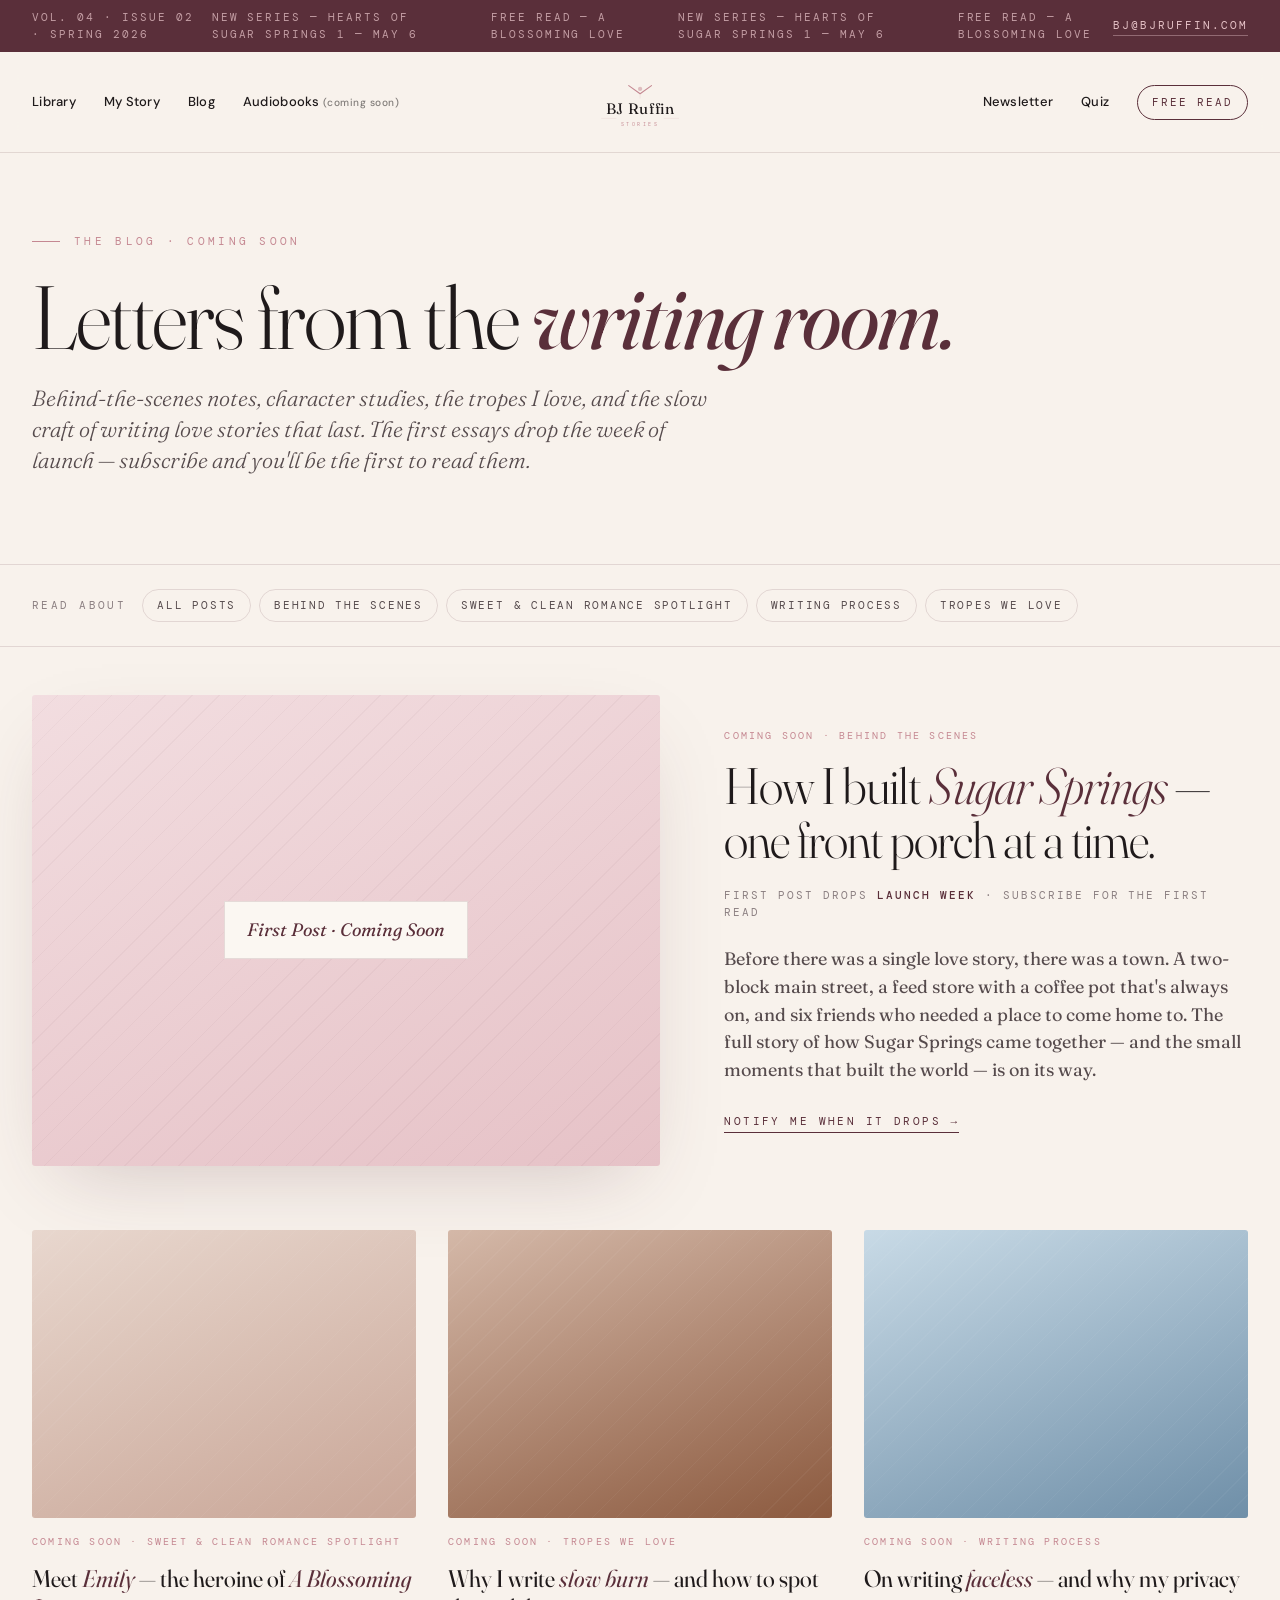
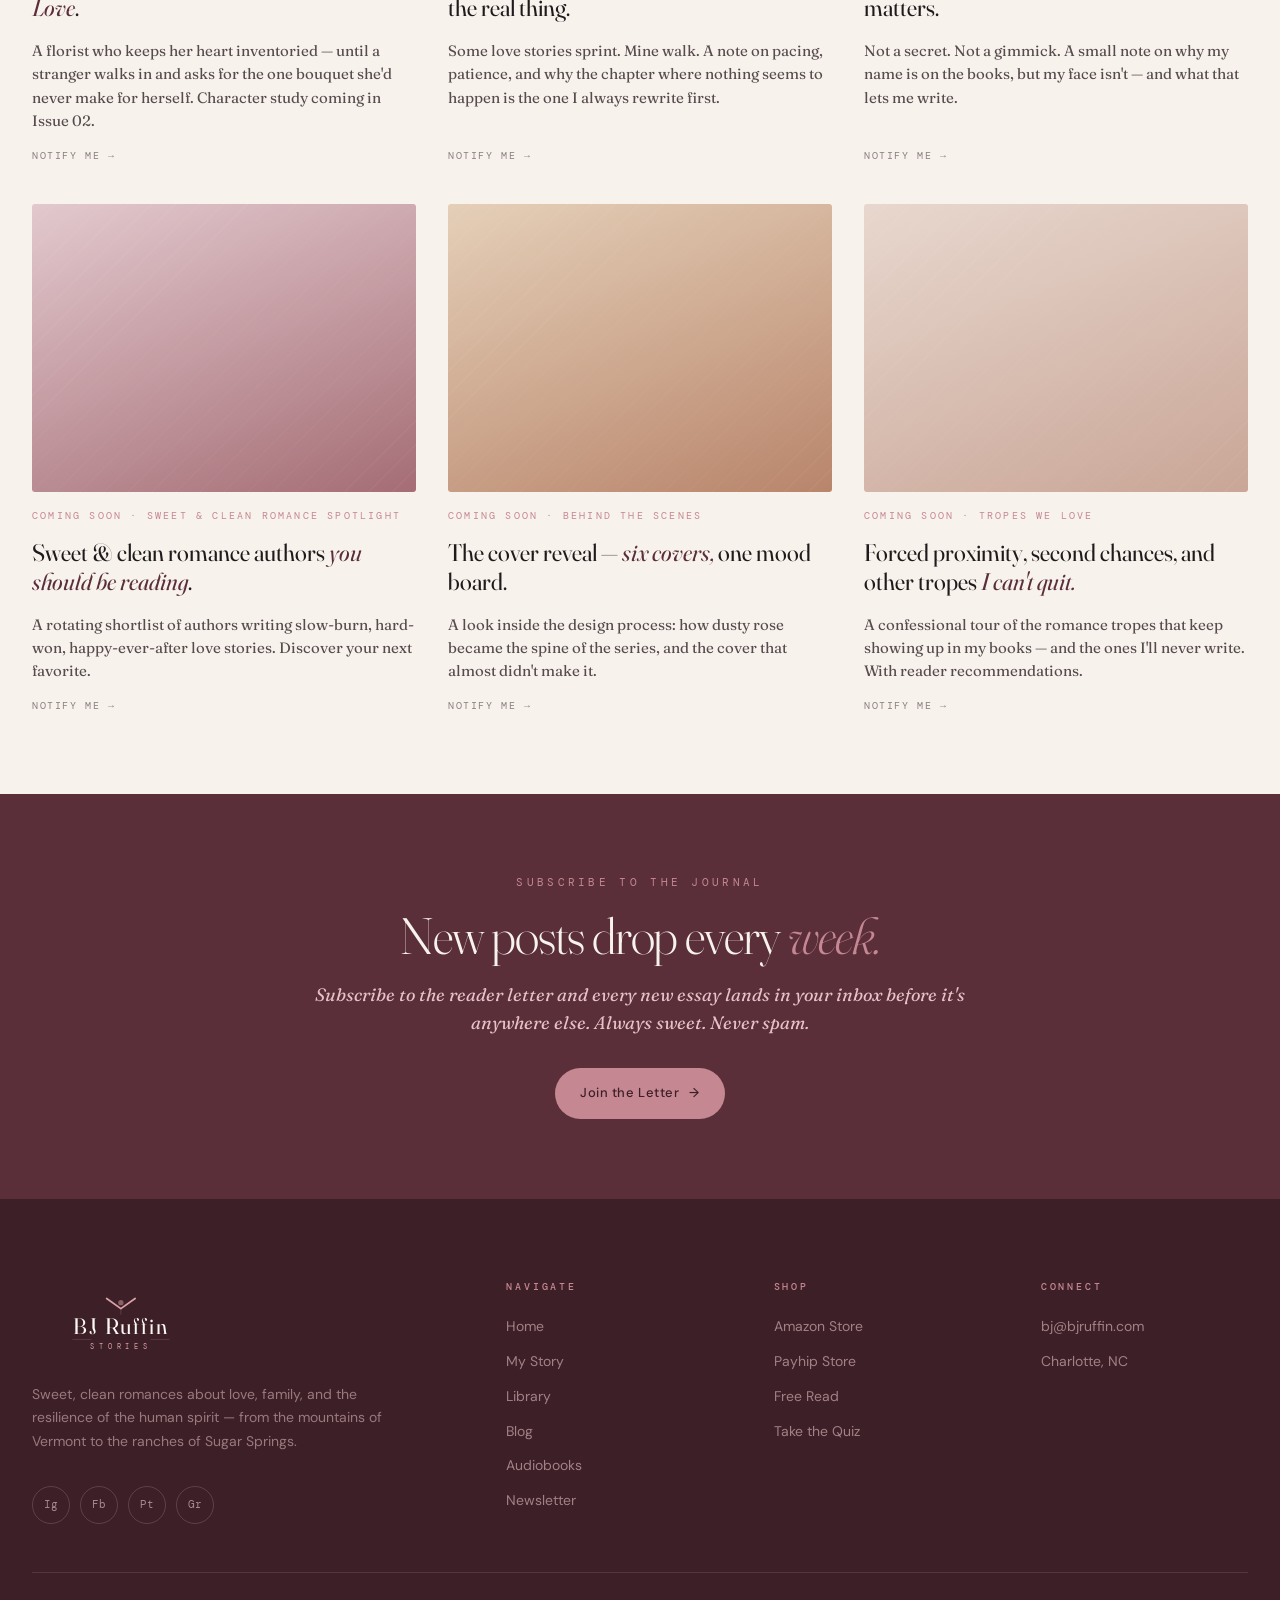
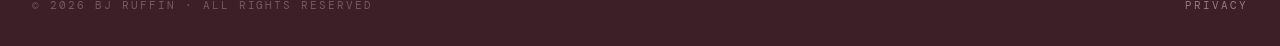
<file: blog.html>
<!DOCTYPE html>
<html lang="en">
<head>
<meta charset="UTF-8">
<meta name="viewport" content="width=device-width, initial-scale=1.0">
<title>Blog — BJ Ruffin</title>
<link rel="preconnect" href="https://fonts.gstatic.com" crossorigin>
<link href="https://fonts.googleapis.com/css2?family=Fraunces:ital,opsz,wght@0,9..144,300;0,9..144,400;0,9..144,500;0,9..144,600;1,9..144,300;1,9..144,400&family=DM+Sans:wght@300;400;500;600&family=DM+Mono:wght@400;500&display=swap" rel="stylesheet">
<link rel="stylesheet" href="shared/site.css">
<style>

.blog-hero{padding:80px 32px 40px;max-width:1440px;margin:0 auto}
.blog-hero .eyebrow{font-family:var(--mono);font-size:11px;letter-spacing:.3em;text-transform:uppercase;color:var(--rose);margin-bottom:24px;display:flex;gap:14px;align-items:center}
.blog-hero .eyebrow::before{content:'';width:28px;height:1px;background:var(--rose)}
.blog-hero h1{font-family:var(--serif);font-size:clamp(56px,7vw,108px);font-weight:300;line-height:.95;letter-spacing:-.02em;color:var(--ink);font-variation-settings:"opsz" 144;margin-bottom:24px}
.blog-hero h1 em{font-style:italic;color:var(--plum);font-weight:400}
.blog-hero .lede{font-family:var(--serif);font-style:italic;font-size:22px;font-weight:300;line-height:1.4;color:var(--ink-soft);max-width:680px}

.blog-cats{max-width:1440px;margin:48px auto;padding:24px 32px;display:flex;flex-wrap:wrap;gap:8px;align-items:center;border-top:1px solid var(--rule);border-bottom:1px solid var(--rule)}
.blog-cats .label{font-family:var(--mono);font-size:11px;letter-spacing:.22em;text-transform:uppercase;color:var(--ink-faint);margin-right:8px}
.blog-cats .chip{font-family:var(--mono);font-size:11px;letter-spacing:.16em;text-transform:uppercase;padding:7px 14px;border:1px solid var(--rule);border-radius:999px;color:var(--ink-soft);cursor:pointer;transition:all .25s}
.blog-cats .chip:hover{border-color:var(--plum);color:var(--plum)}
.blog-cats .chip.active{background:var(--plum);color:var(--paper);border-color:var(--plum)}

.blog-feature{max-width:1440px;margin:0 auto 64px;padding:0 32px;display:grid;grid-template-columns:1.2fr 1fr;gap:64px;align-items:center}
.blog-feature .art{aspect-ratio:4/3;background:linear-gradient(160deg,var(--rose-tint),var(--rose-soft));border-radius:3px;display:flex;align-items:center;justify-content:center;position:relative;overflow:hidden;box-shadow:0 30px 80px -30px rgba(90,47,58,.25)}
.blog-feature .art::before{content:'';position:absolute;inset:0;background-image:repeating-linear-gradient(135deg,transparent 0,transparent 18px,rgba(90,47,58,.04) 18px,rgba(90,47,58,.04) 19px)}
.blog-feature .art-label{position:relative;font-family:var(--serif);font-style:italic;font-size:18px;color:var(--plum);background:var(--ivory);padding:14px 22px;border:1px solid var(--rule)}
.blog-feature .pill{font-family:var(--mono);font-size:10px;letter-spacing:.22em;text-transform:uppercase;color:var(--rose);margin-bottom:16px}
.blog-feature h2{font-family:var(--serif);font-size:clamp(36px,4vw,56px);font-weight:300;line-height:1.05;letter-spacing:-.02em;color:var(--ink);font-variation-settings:"opsz" 144;margin-bottom:20px}
.blog-feature h2 em{font-style:italic;color:var(--plum)}
.blog-feature p{font-family:var(--serif);font-size:18px;line-height:1.55;color:var(--ink-soft);margin-bottom:24px;max-width:540px}
.blog-feature .byline{font-family:var(--mono);font-size:11px;letter-spacing:.18em;text-transform:uppercase;color:var(--ink-faint);margin-bottom:24px}
.blog-feature .byline b{color:var(--plum);font-weight:500}
.blog-feature a.read{font-family:var(--mono);font-size:11px;letter-spacing:.22em;text-transform:uppercase;color:var(--plum);border-bottom:1px solid var(--plum);padding-bottom:4px}

.blog-grid{max-width:1440px;margin:0 auto 80px;padding:0 32px;display:grid;grid-template-columns:repeat(3,1fr);gap:40px 32px}
.post-card{display:flex;flex-direction:column;gap:16px;cursor:pointer}
.post-card .art{aspect-ratio:4/3;background:linear-gradient(160deg,var(--paper-warm),var(--rose-tint));border-radius:3px;position:relative;overflow:hidden}
.post-card.p2 .art{background:linear-gradient(160deg,#E8D7CE,#C9A697)}
.post-card.p3 .art{background:linear-gradient(160deg,#D4B8A8,#8C5A3F)}
.post-card.p4 .art{background:linear-gradient(160deg,#C8DAE6,#6F8FA8)}
.post-card.p5 .art{background:linear-gradient(160deg,#E2C9CE,#A56D75)}
.post-card.p6 .art{background:linear-gradient(160deg,#E5CFB8,#B8856B)}
.post-card .art::before{content:'';position:absolute;inset:0;background-image:repeating-linear-gradient(135deg,transparent 0,transparent 16px,rgba(255,255,255,.04) 16px,rgba(255,255,255,.04) 17px)}
.post-card .cat{font-family:var(--mono);font-size:10px;letter-spacing:.22em;text-transform:uppercase;color:var(--rose)}
.post-card h3{font-family:var(--serif);font-size:24px;font-weight:400;line-height:1.2;color:var(--ink);font-variation-settings:"opsz" 144}
.post-card h3 em{font-style:italic;color:var(--plum)}
.post-card .excerpt{font-family:var(--serif);font-size:15px;line-height:1.55;color:var(--ink-soft)}
.post-card .when{font-family:var(--mono);font-size:10px;letter-spacing:.16em;text-transform:uppercase;color:var(--ink-faint);margin-top:auto}

@media (max-width:1080px){.blog-grid{grid-template-columns:repeat(2,1fr)}.blog-feature{grid-template-columns:1fr}}
@media (max-width:680px){.blog-grid{grid-template-columns:1fr}}

</style>
<!-- MailerLite Universal -->
<script>
    (function(w,d,e,u,f,l,n){w[f]=w[f]||function(){(w[f].q=w[f].q||[])
    .push(arguments);},l=d.createElement(e),l.async=1,l.src=u,
    n=d.getElementsByTagName(e)[0],n.parentNode.insertBefore(l,n);})
    (window,document,'script','https://assets.mailerlite.com/js/universal.js','ml');
    ml('account', '353292');
</script>
<!-- End MailerLite Universal -->
</head>
<body>

<!-- TOP STRIP -->
<div class="top-strip">
  <span>VOL. 04 · ISSUE 02 · SPRING 2026</span>
  <div class="ticker"><div class="ticker-track">
    <span>NEW SERIES — HEARTS OF SUGAR SPRINGS 1 — MAY 6</span>
    <span>FREE READ — A BLOSSOMING LOVE</span>
    <span>NEW SERIES — HEARTS OF SUGAR SPRINGS 1 — MAY 6</span>
    <span>FREE READ — A BLOSSOMING LOVE</span>
  </div></div>
  <a href="mailto:bj@bjruffin.com">bj@bjruffin.com</a>
</div>

<!-- NAV -->
<nav class="site">
  <div class="nav-grid">
    <div class="nav-left">
      <a href="/library" class="nav-link">Library</a>
      <a href="/my-story" class="nav-link">My Story</a>
      <a href="/blog" class="nav-link">Blog</a>
      <a href="/audiobooks" class="nav-link">Audiobooks <span style="opacity:.55;font-size:.78em;letter-spacing:.05em">(coming soon)</span></a>
    </div>
    <a href="/" class="brand" aria-label="BJ Ruffin Stories">
      <svg viewBox="0 0 300 135" xmlns="http://www.w3.org/2000/svg">
        <path class="chev" d="M126 33 L150 50 L174 33"></path>
        <circle class="dot" cx="150" cy="40" r="4.5"></circle>
        <line class="rule" x1="150" y1="50" x2="150" y2="60" stroke-width="1.2" opacity=".25"></line>
        <text class="wordmark" x="150" y="93" text-anchor="middle">BJ Ruffin</text>
        <line class="rule" x1="68" y1="102" x2="100" y2="102"></line>
        <line class="rule" x1="200" y1="102" x2="232" y2="102"></line>
        <text class="stories" x="150" y="118" text-anchor="middle">STORIES</text>
      </svg>
    </a>
    <div class="nav-right">
      <a href="/#newsletter" class="nav-link">Newsletter</a>
      <a href="https://quiz.bjruffin.com/sf/67cf92ee" class="nav-link">Quiz</a>
      <a href="https://dl.bookfunnel.com/5ak59tk5wf" class="nav-cta">Free Read</a>
    </div>
  </div>
</nav>


<section class="blog-hero reveal">
  <div class="eyebrow">The Blog · Coming Soon</div>
  <h1>Letters from the <em>writing room.</em></h1>
  <p class="lede">Behind-the-scenes notes, character studies, the tropes I love, and the slow craft of writing love stories that last. The first essays drop the week of launch &mdash; subscribe and you'll be the first to read them.</p>
</section>

<div class="blog-cats reveal" id="blog-cats">
  <span class="label">Read about</span>
  <button type="button" class="chip active" data-cat="all">All Posts</button>
  <button type="button" class="chip" data-cat="behind">Behind the Scenes</button>
  <button type="button" class="chip" data-cat="spotlight">Sweet &amp; Clean Romance Spotlight</button>
  <button type="button" class="chip" data-cat="process">Writing Process</button>
  <button type="button" class="chip" data-cat="tropes">Tropes We Love</button>
</div>

<!-- FEATURED POST — Coming Soon teaser -->
<section class="blog-feature reveal" data-cat="behind">
  <div class="art"><div class="art-label">First Post · Coming Soon</div></div>
  <div>
    <div class="pill">Coming Soon · Behind the Scenes</div>
    <h2>How I built <em>Sugar Springs</em> — one front porch at a time.</h2>
    <p class="byline">First post drops <b>launch week</b> · Subscribe for the first read</p>
    <p>Before there was a single love story, there was a town. A two-block main street, a feed store with a coffee pot that's always on, and six friends who needed a place to come home to. The full story of how Sugar Springs came together — and the small moments that built the world — is on its way.</p>
    <a href="/#newsletter" class="read">Notify me when it drops →</a>
  </div>
</section>

<!-- POST GRID — Coming Soon teasers tied to newsletter -->
<section class="blog-grid reveal">
  <a href="/#newsletter" class="post-card p2" data-cat="spotlight">
    <div class="art"></div>
    <div class="cat">Coming Soon · Sweet &amp; Clean Romance Spotlight</div>
    <h3>Meet <em>Emily</em> — the heroine of <em>A Blossoming Love</em>.</h3>
    <p class="excerpt">A florist who keeps her heart inventoried — until a stranger walks in and asks for the one bouquet she'd never make for herself. Character study coming in Issue 02.</p>
    <div class="when">Notify me →</div>
  </a>
  <a href="/#newsletter" class="post-card p3" data-cat="tropes">
    <div class="art"></div>
    <div class="cat">Coming Soon · Tropes We Love</div>
    <h3>Why I write <em>slow burn</em> — and how to spot the real thing.</h3>
    <p class="excerpt">Some love stories sprint. Mine walk. A note on pacing, patience, and why the chapter where nothing seems to happen is the one I always rewrite first.</p>
    <div class="when">Notify me →</div>
  </a>
  <a href="/#newsletter" class="post-card p4" data-cat="process">
    <div class="art"></div>
    <div class="cat">Coming Soon · Writing Process</div>
    <h3>On writing <em>faceless</em> — and why my privacy matters.</h3>
    <p class="excerpt">Not a secret. Not a gimmick. A small note on why my name is on the books, but my face isn't — and what that lets me write.</p>
    <div class="when">Notify me →</div>
  </a>
  <a href="/#newsletter" class="post-card p5" data-cat="spotlight">
    <div class="art"></div>
    <div class="cat">Coming Soon · Sweet &amp; Clean Romance Spotlight</div>
    <h3>Sweet &amp; clean romance authors <em>you should be reading</em>.</h3>
    <p class="excerpt">A rotating shortlist of authors writing slow-burn, hard-won, happy-ever-after love stories. Discover your next favorite.</p>
    <div class="when">Notify me →</div>
  </a>
  <a href="/#newsletter" class="post-card p6" data-cat="behind">
    <div class="art"></div>
    <div class="cat">Coming Soon · Behind the Scenes</div>
    <h3>The cover reveal — <em>six covers,</em> one mood board.</h3>
    <p class="excerpt">A look inside the design process: how dusty rose became the spine of the series, and the cover that almost didn't make it.</p>
    <div class="when">Notify me →</div>
  </a>
  <a href="/#newsletter" class="post-card p2" data-cat="tropes">
    <div class="art"></div>
    <div class="cat">Coming Soon · Tropes We Love</div>
    <h3>Forced proximity, second chances, and other tropes <em>I can't quit.</em></h3>
    <p class="excerpt">A confessional tour of the romance tropes that keep showing up in my books — and the ones I'll never write. With reader recommendations.</p>
    <div class="when">Notify me →</div>
  </a>
</section>

<section style="background:var(--plum);padding:80px 32px;text-align:center;color:var(--rose-tint)">
  <div style="max-width:680px;margin:0 auto">
    <div style="font-family:var(--mono);font-size:11px;letter-spacing:.3em;text-transform:uppercase;color:var(--rose);margin-bottom:18px">Subscribe to the journal</div>
    <h2 style="font-family:var(--serif);font-size:clamp(32px,4vw,52px);font-weight:300;line-height:1.05;letter-spacing:-.02em;color:var(--paper);margin-bottom:18px;font-variation-settings:'opsz' 144">New posts drop every <em style="color:var(--rose);font-style:italic">week.</em></h2>
    <p style="font-family:var(--serif);font-style:italic;font-size:18px;color:var(--rose-soft);margin-bottom:32px">Subscribe to the reader letter and every new essay lands in your inbox before it's anywhere else. Always sweet. Never spam.</p>
    <a href="/#newsletter" class="btn" style="background:var(--rose);color:var(--plum-deep)">Join the Letter <span class="arrow">→</span></a>
  </div>
</section>


<!-- FOOTER -->
<footer>
  <div class="foot-inner">
    <div>
      <div class="foot-brand">
        <svg viewBox="0 0 300 135" xmlns="http://www.w3.org/2000/svg" style="height:80px;width:auto;display:block">
          <path d="M126 33 L150 50 L174 33" stroke="#DCA1A8" stroke-width="3" fill="none" stroke-linecap="round" stroke-linejoin="round"></path>
          <circle cx="150" cy="40" r="4.5" fill="#DCA1A8" opacity="0.5"></circle>
          <line x1="150" y1="50" x2="150" y2="60" stroke="#DCA1A8" stroke-width="1.2" opacity="0.3"></line>
          <text x="150" y="93" text-anchor="middle" font-family="Fraunces, Georgia, serif" font-size="38" font-weight="400" fill="#FBF7F2" letter-spacing="3">BJ Ruffin</text>
          <line x1="68" y1="102" x2="100" y2="102" stroke="#DCA1A8" stroke-width="0.8" opacity="0.4"></line>
          <line x1="200" y1="102" x2="232" y2="102" stroke="#DCA1A8" stroke-width="0.8" opacity="0.4"></line>
          <text x="150" y="118" text-anchor="middle" font-family="DM Mono, monospace" font-size="11" fill="#DCA1A8" letter-spacing="8" font-weight="400">STORIES</text>
        </svg>
      </div>
      <p class="foot-desc">Sweet, clean romances about love, family, and the resilience of the human spirit — from the mountains of Vermont to the ranches of Sugar Springs.</p>
      <div class="foot-social">
        <a href="https://instagram.com/bjruffinauthor?igshid=MzNlNGNkZWQ4Mg==" target="_blank" rel="noopener" aria-label="Instagram">Ig</a>
        <a href="https://www.facebook.com/bjruffinromance/" target="_blank" rel="noopener" aria-label="Facebook">Fb</a>
        <a href="https://pin.it/5ar5LzB8l" target="_blank" rel="noopener" aria-label="Pinterest">Pt</a>
        <a href="https://www.goodreads.com/author/show/49152576.B_J_Ruffin" target="_blank" rel="noopener" aria-label="Goodreads">Gr</a>
      </div>
    </div>
    <div class="foot-col">
      <h5>Navigate</h5>
      <ul>
        <li><a href="/">Home</a></li>
        <li><a href="/my-story">My Story</a></li>
        <li><a href="/library">Library</a></li>
        <li><a href="/blog">Blog</a></li>
        <li><a href="/audiobooks">Audiobooks</a></li>
        <li><a href="/#newsletter">Newsletter</a></li>
      </ul>
    </div>
    <div class="foot-col">
      <h5>Shop</h5>
      <ul>
        <li><a href="https://www.amazon.com/author/bjruffinstories">Amazon Store</a></li>
        <li><a href="#TODO-payhip-store" title="TODO: Insert Payhip store URL">Payhip Store</a></li>
        <li><a href="https://dl.bookfunnel.com/5ak59tk5wf">Free Read</a></li>
        <li><a href="https://quiz.bjruffin.com/sf/67cf92ee">Take the Quiz</a></li>
      </ul>
    </div>
    <div class="foot-col">
      <h5>Connect</h5>
      <ul>
        <li><a href="mailto:bj@bjruffin.com">bj@bjruffin.com</a></li>
        <li><a href="#">Charlotte, NC</a></li>
        </ul>
    </div>
  </div>
  <div class="foot-bottom">
    <span>© 2026 BJ Ruffin · All rights reserved</span>
    <span><a href="https://www.freeprivacypolicy.com/live/c646f873-2a65-494b-8584-55ae36ba83bc" target="_blank" rel="noopener">Privacy</a></span>
  </div>
</footer>

<script>
  // Reveal-on-scroll — hardened against the case where the observer
  // never fires (the .reveal rule in shared/site.css hides content
  // until .on is added; any failure here would leave the page looking
  // blank). Three layers of defence:
  //   1) Wrapped in an IIFE so const declarations can't collide with
  //      anything else on the page or across browser bfcache restores.
  //   2) Feature-detect IntersectionObserver — fall back to showing
  //      everything immediately on browsers that don't support it.
  //   3) Belt-and-braces: a 1.5s setTimeout that force-adds .on to any
  //      remaining .reveal sections, no matter what.
  (function(){
    var revealEls = document.querySelectorAll('.reveal');
    function showAll(){
      revealEls.forEach(function(el){ el.classList.add('on'); });
    }
    if (typeof IntersectionObserver !== 'function'){
      showAll();
      return;
    }
    try {
      var obs = new IntersectionObserver(function(entries){
        entries.forEach(function(e){
          if (e.isIntersecting) e.target.classList.add('on');
        });
      }, { threshold: 0.08 });
      revealEls.forEach(function(el){ obs.observe(el); });
    } catch (err){
      // If observer construction throws for any reason, just show.
      showAll();
      return;
    }
    // Fallback: ensure visibility within 1.5s no matter what.
    setTimeout(showAll, 1500);
  })();
</script>


<style>
  #blog-cats .chip{cursor:pointer;background:transparent;font:inherit;font-family:var(--mono);font-size:11px;letter-spacing:.16em;text-transform:uppercase;padding:7px 14px;border:1px solid var(--rule);border-radius:999px;color:var(--ink-soft);transition:all .25s}
  .post-card[hidden],.blog-feature[hidden]{display:none !important}
</style>
<script>
  // Filter chips — case-insensitive keyword match.
  // Each chip's data-cat (e.g. "behind", "spotlight", "process", "tropes")
  // is matched as a substring against each card/feature's data-cat,
  // both lowercased. This way placeholder cards (data-cat="behind")
  // AND dynamic real posts (data-cat="behind-the-scenes" from a
  // slugified "Behind the Scenes") both surface under the same chip,
  // even if the CMS author types the category differently.
  // Re-queries .post-card on each click so it picks up cards rendered
  // later by the GitHub-fetch loader below.
  (function(){
    var chips = document.querySelectorAll('#blog-cats .chip');
    function matches(chipCat, elemCat){
      var c = (chipCat || '').toLowerCase().trim();
      if (c === 'all' || c === '') return true;
      var e = (elemCat || '').toLowerCase();
      if (!e) return false;
      return e.indexOf(c) !== -1;
    }
    function applyCat(cat){
      document.querySelectorAll('.post-card').forEach(function(c){
        c.hidden = !matches(cat, c.dataset.cat);
      });
      var feature = document.querySelector('.blog-feature');
      if (feature){
        feature.hidden = !matches(cat, feature.dataset.cat);
      }
    }
    chips.forEach(function(chip){
      chip.addEventListener('click', function(){
        chips.forEach(function(c){ c.classList.remove('active'); });
        chip.classList.add('active');
        applyCat(chip.dataset.cat);
      });
    });
  })();
</script>

<!--
  ============================================================
  Dynamic blog post loader
  Pulls published markdown posts from the `content/blog` folder
  on the `preview` branch of github.com/delethiadot/BJ-Ruffin-Website
  via the public GitHub API.

  Layout pattern: 1 featured + 6-card grid, ALWAYS.
    • Newest published post → fills the .blog-feature slot
    • Next up to 6 published posts → fill grid slots from the top
    • Any remaining grid slots keep their original Coming Soon
      placeholder content so the page always feels complete.

  Card links go to /post.html?slug={slug} — see post.html for the
  individual-post renderer.
  ============================================================
-->
<script>
  (function(){
    var REPO   = 'delethia-dot/BJ-Ruffin-Website';
    var BRANCH = 'preview';
    var FOLDER = 'content/blog';

    var grid    = document.querySelector('.blog-grid');
    var feature = document.querySelector('.blog-feature');
    if (!grid) return;

    fetch('https://api.github.com/repos/' + REPO + '/contents/' + FOLDER + '?ref=' + BRANCH)
      .then(function(r){ return r.ok ? r.json() : null; })
      .then(function(list){
        if (!Array.isArray(list)) return;
        var mdFiles = list.filter(function(f){
          return f.type === 'file' && /\.md$/i.test(f.name);
        });
        if (!mdFiles.length) return;

        return Promise.all(mdFiles.map(function(f){
          // Two parallel fetches per file:
          //   1) the raw markdown for front-matter parsing
          //   2) the most recent commit that touched this exact file,
          //      used as a tie-breaker when two posts share a `date`.
          //      The Contents API doesn't carry timestamps, so we
          //      hit /commits?path=... per file (capped to 1 result).
          var contentP = fetch(f.download_url)
            .then(function(r){ return r.ok ? r.text() : ''; });
          var commitsUrl = 'https://api.github.com/repos/' + REPO +
                           '/commits?sha=' + BRANCH +
                           '&path=' + encodeURIComponent(FOLDER + '/' + f.name) +
                           '&per_page=1';
          var commitP = fetch(commitsUrl)
            .then(function(r){ return r.ok ? r.json() : []; })
            .catch(function(){ return []; });
          return Promise.all([contentP, commitP]).then(function(results){
            var parsed = parseFrontMatter(results[0]);
            parsed.slug = f.name.replace(/\.md$/i, '');
            var commit = (results[1] && results[1][0] && results[1][0].commit) || null;
            parsed._committedAt = (commit && commit.committer && commit.committer.date) ||
                                  (commit && commit.author    && commit.author.date)    ||
                                  null;
            return parsed;
          }).catch(function(){ return null; });
        }));
      })
      .then(function(posts){
        if (!Array.isArray(posts)) return;
        // Treat anything not explicitly flagged draft:true as published.
        // The CMS writes draft:false by default (hidden field in
        // admin/config.yml), so this matches the publish-from-CMS flow.
        var published = posts.filter(function(p){ return p && p.draft !== true; });
        if (!published.length) return; // leave all Coming Soon placeholders

        published.sort(function(a, b){
          // Primary key: the front-matter `date` (newest first).
          var dDiff = new Date(b.date || 0) - new Date(a.date || 0);
          if (dDiff !== 0) return dDiff;
          // Tie-breaker: when two posts share a date, the post that
          // was most recently committed to GitHub appears first
          // (and therefore takes the featured slot).
          return new Date(b._committedAt || 0) - new Date(a._committedAt || 0);
        });

        // 1) Featured = newest published post (never changes on Load More).
        if (feature) replaceFeatured(feature, published[0]);

        // 2) First batch of grid cards: up to 6 from remaining published posts.
        //    Remaining placeholders stay in place so grid always feels full.
        var BATCH_SIZE = 6;
        var firstBatch = published.slice(1, 1 + BATCH_SIZE);
        var slots = grid.querySelectorAll('.post-card');
        for (var i = 0; i < firstBatch.length && i < slots.length; i++){
          slots[i].replaceWith(renderCard(firstBatch[i], i));
        }

        // 3) Load More — only if more posts exist beyond the first
        //    featured + 6 batch. Each click appends the next 6 posts.
        //    Featured slot is untouched. When all posts are loaded the
        //    button removes itself.
        if (published.length > 1 + BATCH_SIZE){
          var renderedCount = firstBatch.length; // grid cards already shown
          var wrap = document.createElement('div');
          wrap.className = 'load-more-wrap';
          wrap.style.cssText = 'max-width:1440px;margin:0 auto;padding:8px 32px 80px;text-align:center';

          var btn = document.createElement('button');
          btn.type = 'button';
          btn.className = 'btn btn-ghost';
          btn.style.cursor = 'pointer';
          btn.innerHTML = 'Load more posts <span class="arrow">→</span>';
          wrap.appendChild(btn);

          grid.parentNode.insertBefore(wrap, grid.nextSibling);

          btn.addEventListener('click', function(){
            var start = 1 + renderedCount;       // skip featured + already-rendered
            var batch = published.slice(start, start + BATCH_SIZE);
            batch.forEach(function(p, j){
              grid.appendChild(renderCard(p, renderedCount + j));
            });
            renderedCount += batch.length;
            // Remove button if no posts remain
            if (1 + renderedCount >= published.length){
              wrap.remove();
            }
          });
        }
      })
      .catch(function(){ /* swallow — leave placeholders */ });

    // ---- helpers ----
    function parseFrontMatter(raw){
      var m = /^---\s*\n([\s\S]*?)\n---\s*\n?([\s\S]*)$/.exec(raw || '');
      if (!m) return { body: raw || '', draft: true };
      var fm = {};
      m[1].split('\n').forEach(function(line){
        var lm = /^(\w+):\s*(.*)$/.exec(line);
        if (!lm) return;
        var v = lm[2].trim();
        if ((v.charAt(0) === '"' && v.slice(-1) === '"') ||
            (v.charAt(0) === "'" && v.slice(-1) === "'")) v = v.slice(1,-1);
        if (v === 'true')  v = true;
        else if (v === 'false') v = false;
        fm[lm[1]] = v;
      });
      fm.body = m[2] || '';
      return fm;
    }

    function postUrl(slug){
      return '/post.html?slug=' + encodeURIComponent(slug);
    }

    function replaceFeatured(node, p){
      // data-cat carries the raw front-matter category (lowercased) so
      // the filter can substring-match against it.
      node.dataset.cat = (p.category || '').toString().toLowerCase();

      var art = node.querySelector('.art');
      if (art){
        // remove the static "Featured · Coming Soon" label
        art.innerHTML = '';
        if (p.featured_image){
          // Use the front-matter path verbatim as the <img> src — no
          // string transformations, no encoding, no modifications.
          var img = document.createElement('img');
          img.src     = p.featured_image;
          img.alt     = p.title || '';
          img.loading = 'lazy';
          img.style.cssText = 'position:absolute;inset:0;width:100%;height:100%;object-fit:cover;display:block';
          art.appendChild(img);
        }
      }

      // Pill label = "Latest · {Category from front matter}"
      // — falls back to just "Latest" if the post has no category set.
      var pill = node.querySelector('.pill');
      if (pill) pill.textContent = p.category ? ('Latest · ' + p.category) : 'Latest';

      var h2 = node.querySelector('h2');
      if (h2) h2.textContent = p.title || p.slug;

      var paragraphs = node.querySelectorAll('p');
      var byline    = node.querySelector('.byline');
      var bodyPara  = null;
      paragraphs.forEach(function(pp){ if (!pp.classList.contains('byline')) bodyPara = pp; });

      if (byline){
        byline.innerHTML = 'Posted <b>' + escapeHtml(formatDate(p.date)) + '</b> · By BJ Ruffin';
      }
      if (bodyPara){
        bodyPara.textContent = excerptFrom(p.body, 280);
      }

      var read = node.querySelector('a.read');
      if (read){
        read.href = postUrl(p.slug);
        read.textContent = 'Read the post →';
      }
    }

    function renderCard(p, idx){
      var a = document.createElement('a');
      a.href = postUrl(p.slug);
      a.className = 'post-card p' + ((idx % 5) + 2); // p2..p6 cycle
      // data-cat carries the raw front-matter category (lowercased) so
      // the filter substring-matches against the same value the editor
      // selected from the CMS dropdown.
      a.dataset.cat = (p.category || '').toString().toLowerCase();

      var art = document.createElement('div');
      art.className = 'art';
      if (p.featured_image){
        // Use the front-matter path verbatim as the <img> src — no
        // string transformations, no encoding, no modifications.
        var img = document.createElement('img');
        img.src     = p.featured_image;
        img.alt     = p.title || '';
        img.loading = 'lazy';
        img.style.cssText = 'position:absolute;inset:0;width:100%;height:100%;object-fit:cover;display:block';
        art.appendChild(img);
      }
      a.appendChild(art);

      // Category label — read straight from the post's front matter.
      var cat = document.createElement('div');
      cat.className = 'cat';
      cat.textContent = p.category || '';
      a.appendChild(cat);

      var h3 = document.createElement('h3');
      h3.textContent = p.title || p.slug;
      a.appendChild(h3);

      var excerpt = document.createElement('p');
      excerpt.className = 'excerpt';
      excerpt.textContent = excerptFrom(p.body, 160);
      a.appendChild(excerpt);

      var when = document.createElement('div');
      when.className = 'when';
      when.textContent = formatDate(p.date);
      a.appendChild(when);

      return a;
    }

    function slugifyCat(cat){
      return (cat || '').toString().toLowerCase().trim().replace(/\s+/g, '-');
    }

    function excerptFrom(body, max){
      if (!body) return '';
      var txt = body
        .replace(/^---[\s\S]*?---\s*/, '')
        .replace(/^#+\s+/gm, '')
        .replace(/!\[[^\]]*\]\([^)]*\)/g, '')
        .replace(/\[([^\]]+)\]\([^)]*\)/g, '$1')
        .replace(/\*\*|__|\*|_/g, '')
        .replace(/`+/g, '')
        .replace(/\s+/g, ' ')
        .trim();
      return txt.length > max ? txt.slice(0, max).trim() + '…' : txt;
    }

    function formatDate(d){
      if (!d) return '';
      var date = new Date(d);
      if (isNaN(date.getTime())) return '';
      return date.toLocaleDateString('en-US', { month: 'long', day: 'numeric', year: 'numeric' });
    }

    function escapeHtml(s){
      return String(s).replace(/[&<>"']/g, function(c){
        return ({'&':'&amp;','<':'&lt;','>':'&gt;','"':'&quot;',"'":'&#39;'})[c];
      });
    }
  })();
</script>
</body>
</html>
</file>
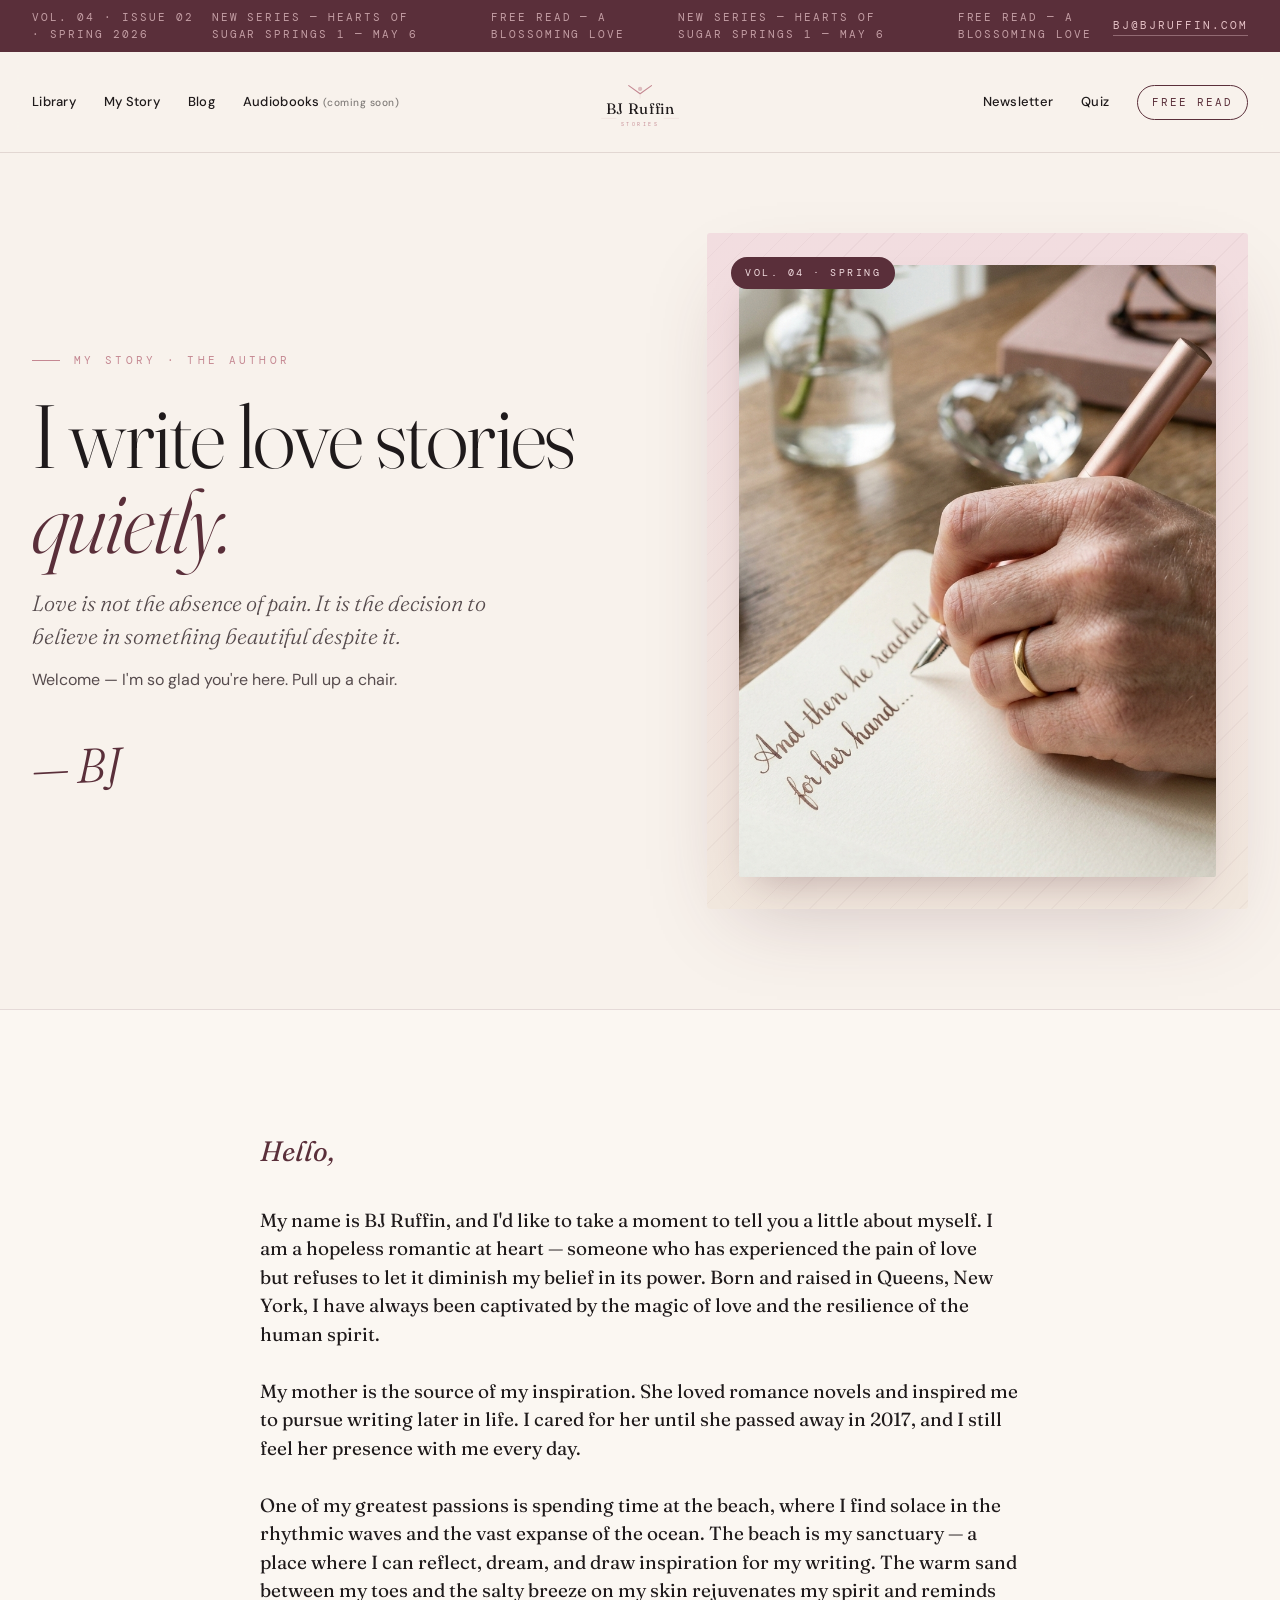
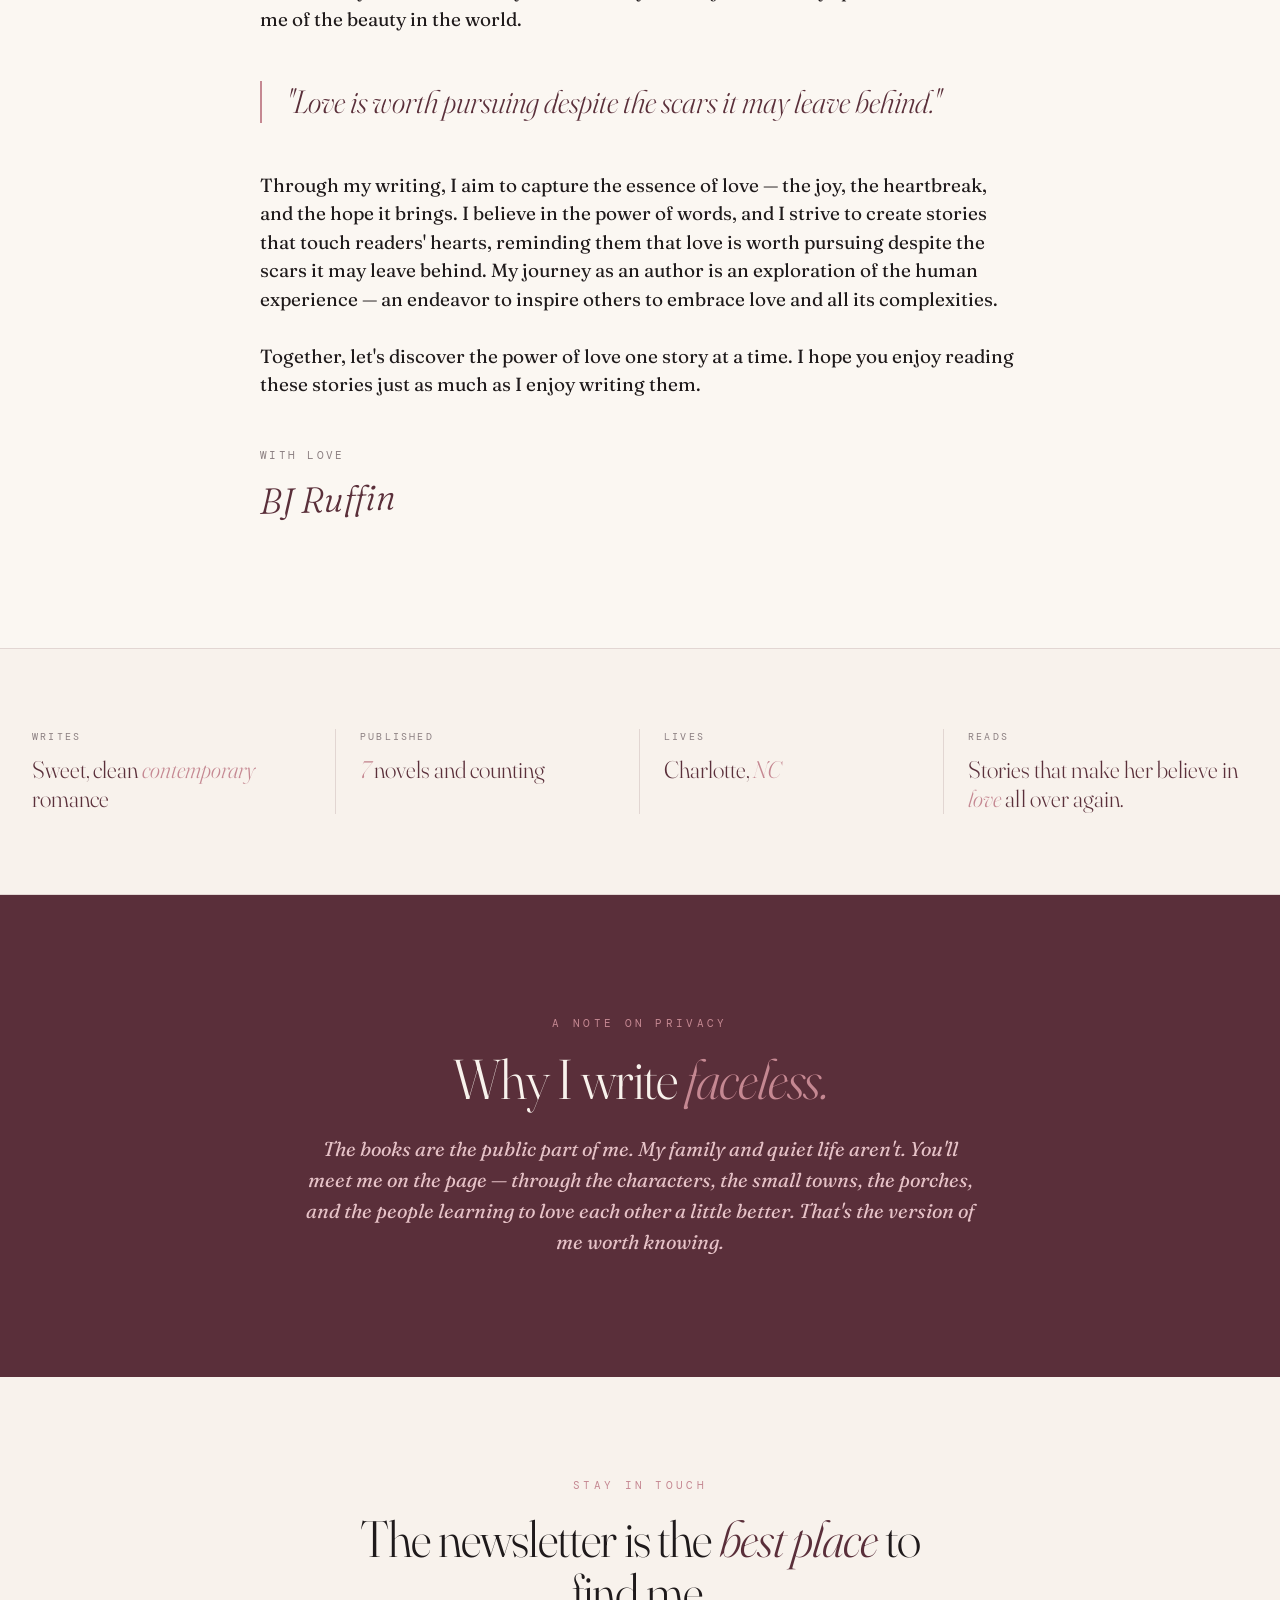
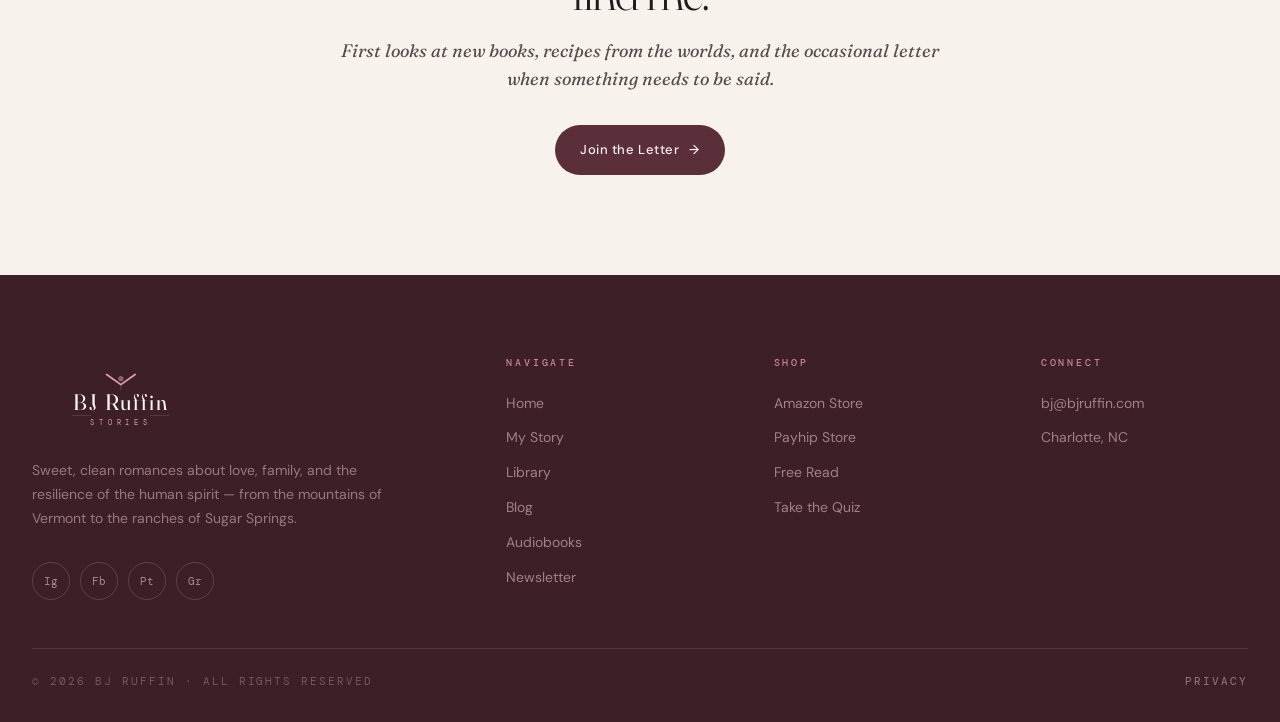
<file: my-story.html>
<!DOCTYPE html>
<html lang="en">
<head>
<meta charset="UTF-8">
<meta name="viewport" content="width=device-width, initial-scale=1.0">
<title>My Story — BJ Ruffin</title>
<link rel="preconnect" href="https://fonts.gstatic.com" crossorigin>
<link href="https://fonts.googleapis.com/css2?family=Fraunces:ital,opsz,wght@0,9..144,300;0,9..144,400;0,9..144,500;0,9..144,600;1,9..144,300;1,9..144,400&family=DM+Sans:wght@300;400;500;600&family=DM+Mono:wght@400;500&display=swap" rel="stylesheet">
<link rel="stylesheet" href="shared/site.css">
<style>

.ms-hero{padding:80px 32px 100px;max-width:1440px;margin:0 auto;display:grid;grid-template-columns:1.1fr 1fr;gap:80px;align-items:center}
.ms-hero .eyebrow{font-family:var(--mono);font-size:11px;letter-spacing:.3em;text-transform:uppercase;color:var(--rose);margin-bottom:24px;display:flex;gap:14px;align-items:center}
.ms-hero .eyebrow::before{content:'';width:28px;height:1px;background:var(--rose)}
.ms-hero h1{font-family:var(--serif);font-size:clamp(56px,7vw,108px);font-weight:300;line-height:.95;letter-spacing:-.02em;color:var(--ink);font-variation-settings:"opsz" 144;margin-bottom:24px}
.ms-hero h1 em{font-style:italic;color:var(--plum)}
.ms-hero p.lede{font-family:var(--serif);font-style:italic;font-size:22px;font-weight:300;line-height:1.5;color:var(--ink-soft);max-width:520px;margin-bottom:14px}
.ms-hero .signature{font-family:'Fraunces',cursive;font-style:italic;font-size:48px;font-weight:300;color:var(--plum);transform:rotate(-3deg);margin-top:24px;letter-spacing:-.02em}
.ms-hero-art{aspect-ratio:4/5;background:linear-gradient(180deg,var(--rose-tint),var(--paper-warm));border-radius:3px;position:relative;overflow:hidden;display:flex;align-items:center;justify-content:center;box-shadow:0 30px 80px -30px rgba(90,47,58,.25)}
.ms-hero-art::before{content:'';position:absolute;inset:0;background-image:repeating-linear-gradient(135deg,transparent 0,transparent 18px,rgba(90,47,58,.04) 18px,rgba(90,47,58,.04) 19px)}
.ms-hero-art .still-life{position:relative;text-align:center}
.ms-hero-art .still-life .label{font-family:var(--mono);font-size:10px;letter-spacing:.25em;color:var(--plum);text-transform:uppercase;background:var(--ivory);padding:10px 18px;border:1px solid var(--rule);margin:0 auto 16px;display:inline-block}
.ms-hero-art .still-life .label small{display:block;font-size:9px;letter-spacing:.18em;color:var(--ink-faint);margin-top:4px}
.ms-hero-art .still-life .obj{font-family:var(--serif);font-style:italic;font-size:14px;color:var(--plum);line-height:1.5;max-width:280px;margin:0 auto}
.ms-hero-art .tag{position:absolute;top:24px;left:24px;background:var(--plum);color:var(--rose-tint);font-family:var(--mono);font-size:10px;letter-spacing:.25em;text-transform:uppercase;padding:8px 14px;border-radius:999px;z-index:2}

.ms-letter{background:var(--ivory);padding:120px 32px;border-top:1px solid var(--rule)}
.ms-letter-inner{max-width:760px;margin:0 auto}
.ms-letter .salutation{font-family:var(--serif);font-style:italic;font-size:28px;color:var(--plum);margin-bottom:32px}
.ms-letter p{font-family:var(--serif);font-size:19px;line-height:1.5;color:var(--ink);margin-bottom:1.5em;text-wrap:pretty}
.ms-letter p em{font-style:italic;color:var(--plum)}
.ms-letter .pull{font-family:var(--serif);font-style:italic;font-size:32px;line-height:1.3;color:var(--plum);border-left:2px solid var(--rose);padding-left:24px;margin:48px 0;font-weight:300;font-variation-settings:'opsz' 144}
.ms-letter .closing{font-family:var(--mono);font-size:11px;letter-spacing:.22em;text-transform:uppercase;color:var(--ink-faint);margin-top:48px;margin-bottom:8px}
.ms-letter .sig{font-family:var(--serif);font-style:italic;font-size:36px;font-weight:300;color:var(--plum);transform:rotate(-2deg);display:inline-block}

.ms-facts{max-width:1440px;margin:0 auto;padding:80px 32px;display:grid;grid-template-columns:repeat(4,1fr);border-top:1px solid var(--rule);border-bottom:1px solid var(--rule)}
.ms-facts > div{padding:0 24px;border-right:1px solid var(--rule)}
.ms-facts > div:first-child{padding-left:0}
.ms-facts > div:last-child{border-right:none;padding-right:0}
.ms-facts .label{font-family:var(--mono);font-size:10px;letter-spacing:.22em;text-transform:uppercase;color:var(--ink-faint);margin-bottom:12px}
.ms-facts .val{font-family:var(--serif);font-size:24px;font-weight:300;line-height:1.2;color:var(--plum);font-variation-settings:'opsz' 144}
.ms-facts .val em{font-style:italic;color:var(--rose)}

.ms-faceless{padding:120px 32px;text-align:center;background:var(--plum);color:var(--rose-tint)}
.ms-faceless-inner{max-width:680px;margin:0 auto}
.ms-faceless .eyebrow{font-family:var(--mono);font-size:11px;letter-spacing:.3em;text-transform:uppercase;color:var(--rose);margin-bottom:18px}
.ms-faceless h2{font-family:var(--serif);font-size:clamp(36px,4.5vw,56px);font-weight:300;line-height:1.05;letter-spacing:-.02em;color:var(--paper);margin-bottom:24px;font-variation-settings:'opsz' 144}
.ms-faceless h2 em{font-style:italic;color:var(--rose)}
.ms-faceless p{font-family:var(--serif);font-style:italic;font-size:20px;line-height:1.55;color:var(--rose-soft)}

@media (max-width:1080px){.ms-hero{grid-template-columns:1fr}.ms-facts{grid-template-columns:repeat(2,1fr);gap:32px}.ms-facts > div{border-right:none;padding:16px 0}}

</style>
<!-- MailerLite Universal -->
<script>
    (function(w,d,e,u,f,l,n){w[f]=w[f]||function(){(w[f].q=w[f].q||[])
    .push(arguments);},l=d.createElement(e),l.async=1,l.src=u,
    n=d.getElementsByTagName(e)[0],n.parentNode.insertBefore(l,n);})
    (window,document,'script','https://assets.mailerlite.com/js/universal.js','ml');
    ml('account', '353292');
</script>
<!-- End MailerLite Universal -->
</head>
<body>

<!-- TOP STRIP -->
<div class="top-strip">
  <span>VOL. 04 · ISSUE 02 · SPRING 2026</span>
  <div class="ticker"><div class="ticker-track">
    <span>NEW SERIES — HEARTS OF SUGAR SPRINGS 1 — MAY 6</span>
    <span>FREE READ — A BLOSSOMING LOVE</span>
    <span>NEW SERIES — HEARTS OF SUGAR SPRINGS 1 — MAY 6</span>
    <span>FREE READ — A BLOSSOMING LOVE</span>
  </div></div>
  <a href="mailto:bj@bjruffin.com">bj@bjruffin.com</a>
</div>

<!-- NAV -->
<nav class="site">
  <div class="nav-grid">
    <div class="nav-left">
      <a href="/library" class="nav-link">Library</a>
      <a href="/my-story" class="nav-link">My Story</a>
      <a href="/blog" class="nav-link">Blog</a>
      <a href="/audiobooks" class="nav-link">Audiobooks <span style="opacity:.55;font-size:.78em;letter-spacing:.05em">(coming soon)</span></a>
    </div>
    <a href="/" class="brand" aria-label="BJ Ruffin Stories">
      <svg viewBox="0 0 300 135" xmlns="http://www.w3.org/2000/svg">
        <path class="chev" d="M126 33 L150 50 L174 33"></path>
        <circle class="dot" cx="150" cy="40" r="4.5"></circle>
        <line class="rule" x1="150" y1="50" x2="150" y2="60" stroke-width="1.2" opacity=".25"></line>
        <text class="wordmark" x="150" y="93" text-anchor="middle">BJ Ruffin</text>
        <line class="rule" x1="68" y1="102" x2="100" y2="102"></line>
        <line class="rule" x1="200" y1="102" x2="232" y2="102"></line>
        <text class="stories" x="150" y="118" text-anchor="middle">STORIES</text>
      </svg>
    </a>
    <div class="nav-right">
      <a href="/#newsletter" class="nav-link">Newsletter</a>
      <a href="https://quiz.bjruffin.com/sf/67cf92ee" class="nav-link">Quiz</a>
      <a href="https://dl.bookfunnel.com/5ak59tk5wf" class="nav-cta">Free Read</a>
    </div>
  </div>
</nav>


<section class="ms-hero reveal">
  <div>
    <div class="eyebrow">My Story · The Author</div>
    <h1>I write love stories <em>quietly.</em></h1>
    <p class="lede">Love is not the absence of pain. It is the decision to believe in something beautiful despite it.</p>
    <p style="font-family:var(--sans);font-size:16px;line-height:1.6;color:var(--ink-soft);max-width:520px">Welcome — I'm so glad you're here. Pull up a chair.</p>
    <div class="signature">— BJ</div>
  </div>
  <div class="ms-hero-art">
    <span class="tag">Vol. 04 · Spring</span>
    <img src="/images/my-story/desk.jpg"
         alt="And then he reached for her hand — a writer's hand at work"
         loading="lazy"
         style="position:absolute;inset:32px;width:calc(100% - 64px);height:calc(100% - 64px);object-fit:cover;border-radius:2px;box-shadow:0 18px 40px -16px rgba(90,47,58,.35);z-index:1">
  </div>
</section>

<section class="ms-letter reveal">
  <div class="ms-letter-inner">
    <div class="salutation">Hello,</div>
    <p>My name is BJ Ruffin, and I'd like to take a moment to tell you a little about myself. I am a hopeless romantic at heart — someone who has experienced the pain of love but refuses to let it diminish my belief in its power. Born and raised in Queens, New York, I have always been captivated by the magic of love and the resilience of the human spirit.</p>
    <p>My mother is the source of my inspiration. She loved romance novels and inspired me to pursue writing later in life. I cared for her until she passed away in 2017, and I still feel her presence with me every day.</p>
    <p>One of my greatest passions is spending time at the beach, where I find solace in the rhythmic waves and the vast expanse of the ocean. The beach is my sanctuary — a place where I can reflect, dream, and draw inspiration for my writing. The warm sand between my toes and the salty breeze on my skin rejuvenates my spirit and reminds me of the beauty in the world.</p>
    <div class="pull">"Love is worth pursuing despite the scars it may leave behind."</div>
    <p>Through my writing, I aim to capture the essence of love — the joy, the heartbreak, and the hope it brings. I believe in the power of words, and I strive to create stories that touch readers' hearts, reminding them that love is worth pursuing despite the scars it may leave behind. My journey as an author is an exploration of the human experience — an endeavor to inspire others to embrace love and all its complexities.</p>
    <p>Together, let's discover the power of love one story at a time. I hope you enjoy reading these stories just as much as I enjoy writing them.</p>
    <div class="closing">With love</div>
    <div class="sig">BJ Ruffin</div>
  </div>
</section>

<section class="ms-facts reveal">
  <div>
    <div class="label">Writes</div>
    <div class="val">Sweet, clean <em>contemporary</em> romance</div>
  </div>
  <div>
    <div class="label">Published</div>
    <div class="val"><em>7</em> novels and counting</div>
  </div>
  <div>
    <div class="label">Lives</div>
    <div class="val">Charlotte, <em>NC</em></div>
  </div>
  <div>
    <div class="label">Reads</div>
    <div class="val">Stories that make her believe in <em>love</em> all over again.</div>
  </div>
</section>

<section class="ms-faceless reveal">
  <div class="ms-faceless-inner">
    <div class="eyebrow">A note on privacy</div>
    <h2>Why I write <em>faceless.</em></h2>
    <p>The books are the public part of me. My family and quiet life aren't. You'll meet me on the page — through the characters, the small towns, the porches, and the people learning to love each other a little better. That's the version of me worth knowing.</p>
  </div>
</section>

<section style="padding:100px 32px;text-align:center;max-width:680px;margin:0 auto">
  <div style="font-family:var(--mono);font-size:11px;letter-spacing:.3em;text-transform:uppercase;color:var(--rose);margin-bottom:18px">Stay in touch</div>
  <h2 style="font-family:var(--serif);font-size:clamp(32px,4vw,52px);font-weight:300;line-height:1.05;letter-spacing:-.02em;color:var(--ink);margin-bottom:18px;font-variation-settings:'opsz' 144">The newsletter is the <em style="color:var(--plum);font-style:italic">best place</em> to find me.</h2>
  <p style="font-family:var(--serif);font-style:italic;font-size:18px;color:var(--ink-soft);margin-bottom:32px">First looks at new books, recipes from the worlds, and the occasional letter when something needs to be said.</p>
  <a href="/#newsletter" class="btn btn-primary">Join the Letter <span class="arrow">→</span></a>
</section>


<!-- FOOTER -->
<footer>
  <div class="foot-inner">
    <div>
      <div class="foot-brand">
        <svg viewBox="0 0 300 135" xmlns="http://www.w3.org/2000/svg" style="height:80px;width:auto;display:block">
          <path d="M126 33 L150 50 L174 33" stroke="#DCA1A8" stroke-width="3" fill="none" stroke-linecap="round" stroke-linejoin="round"></path>
          <circle cx="150" cy="40" r="4.5" fill="#DCA1A8" opacity="0.5"></circle>
          <line x1="150" y1="50" x2="150" y2="60" stroke="#DCA1A8" stroke-width="1.2" opacity="0.3"></line>
          <text x="150" y="93" text-anchor="middle" font-family="Fraunces, Georgia, serif" font-size="38" font-weight="400" fill="#FBF7F2" letter-spacing="3">BJ Ruffin</text>
          <line x1="68" y1="102" x2="100" y2="102" stroke="#DCA1A8" stroke-width="0.8" opacity="0.4"></line>
          <line x1="200" y1="102" x2="232" y2="102" stroke="#DCA1A8" stroke-width="0.8" opacity="0.4"></line>
          <text x="150" y="118" text-anchor="middle" font-family="DM Mono, monospace" font-size="11" fill="#DCA1A8" letter-spacing="8" font-weight="400">STORIES</text>
        </svg>
      </div>
      <p class="foot-desc">Sweet, clean romances about love, family, and the resilience of the human spirit — from the mountains of Vermont to the ranches of Sugar Springs.</p>
      <div class="foot-social">
        <a href="https://instagram.com/bjruffinauthor?igshid=MzNlNGNkZWQ4Mg==" target="_blank" rel="noopener" aria-label="Instagram">Ig</a>
        <a href="https://www.facebook.com/bjruffinromance/" target="_blank" rel="noopener" aria-label="Facebook">Fb</a>
        <a href="https://pin.it/5ar5LzB8l" target="_blank" rel="noopener" aria-label="Pinterest">Pt</a>
        <a href="https://www.goodreads.com/author/show/49152576.B_J_Ruffin" target="_blank" rel="noopener" aria-label="Goodreads">Gr</a>
      </div>
    </div>
    <div class="foot-col">
      <h5>Navigate</h5>
      <ul>
        <li><a href="/">Home</a></li>
        <li><a href="/my-story">My Story</a></li>
        <li><a href="/library">Library</a></li>
        <li><a href="/blog">Blog</a></li>
        <li><a href="/audiobooks">Audiobooks</a></li>
        <li><a href="/#newsletter">Newsletter</a></li>
      </ul>
    </div>
    <div class="foot-col">
      <h5>Shop</h5>
      <ul>
        <li><a href="https://www.amazon.com/author/bjruffinstories">Amazon Store</a></li>
        <li><a href="#TODO-payhip-store" title="TODO: Insert Payhip store URL">Payhip Store</a></li>
        <li><a href="https://dl.bookfunnel.com/5ak59tk5wf">Free Read</a></li>
        <li><a href="https://quiz.bjruffin.com/sf/67cf92ee">Take the Quiz</a></li>
      </ul>
    </div>
    <div class="foot-col">
      <h5>Connect</h5>
      <ul>
        <li><a href="mailto:bj@bjruffin.com">bj@bjruffin.com</a></li>
        <li><a href="#">Charlotte, NC</a></li>
        </ul>
    </div>
  </div>
  <div class="foot-bottom">
    <span>© 2026 BJ Ruffin · All rights reserved</span>
    <span><a href="https://www.freeprivacypolicy.com/live/c646f873-2a65-494b-8584-55ae36ba83bc" target="_blank" rel="noopener">Privacy</a></span>
  </div>
</footer>

<script>
  const obs = new IntersectionObserver(
    (entries) => entries.forEach(e => { if (e.isIntersecting) e.target.classList.add('on'); }),
    { threshold: 0.08 }
  );
  document.querySelectorAll('.reveal').forEach(el => obs.observe(el));
</script>

</body>
</html>
</file>
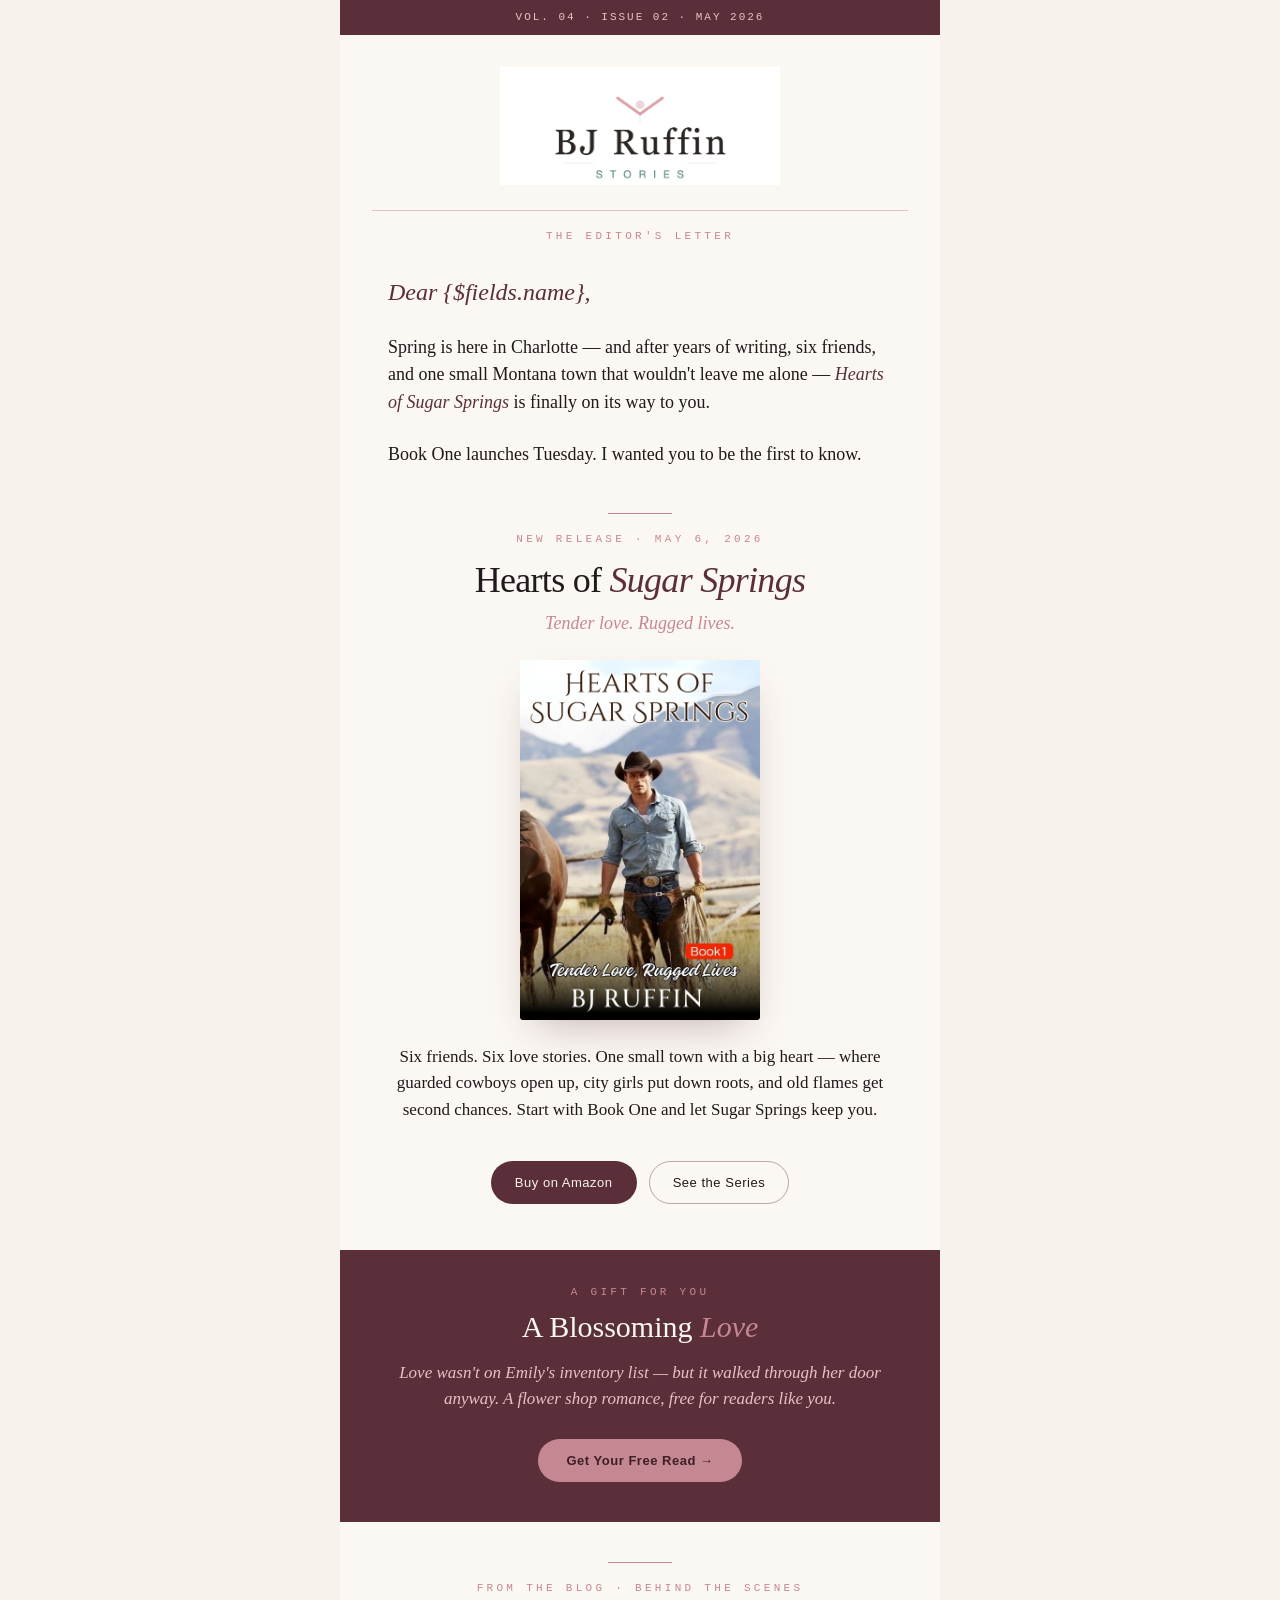
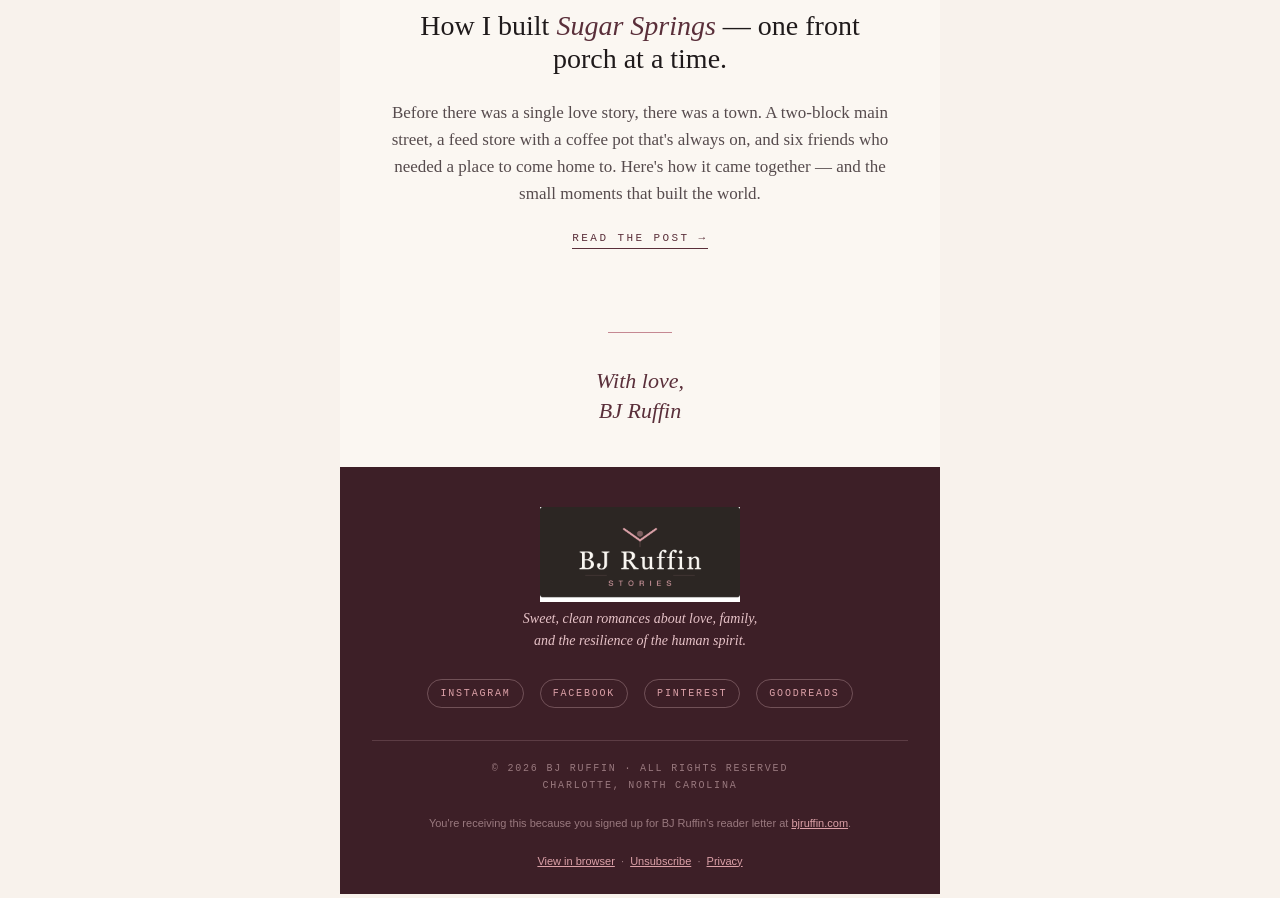
<file: newsletter/sample-newsletter.html>
<!DOCTYPE html PUBLIC "-//W3C//DTD XHTML 1.0 Transitional//EN" "http://www.w3.org/TR/xhtml1/DTD/xhtml1-transitional.dtd">
<html xmlns="http://www.w3.org/1999/xhtml" lang="en">
<head>
<meta charset="UTF-8">
<meta name="viewport" content="width=device-width,initial-scale=1">
<meta http-equiv="X-UA-Compatible" content="IE=edge">
<meta name="x-apple-disable-message-reformatting">
<title>BJ Ruffin Stories — Your Reader Letter</title>
<!--[if mso]>
<style>
  table,td{font-family:Georgia,'Times New Roman',serif !important;}
</style>
<![endif]-->
<!--
  =====================================================================
  SAMPLE NEWSLETTER — BJ RUFFIN STORIES
  =====================================================================
  This is a complete, send-ready email showing how to combine the
  header + body + footer for a typical issue. Use it as a reference
  for layout choices when you build new issues in MailerLite.

  IMAGE PATHS:
    This file uses root-relative paths (/images/...) so it previews
    correctly on your local server AND on bjruffin.com after deploy.
    BEFORE pasting into MailerLite, find/replace "/images/" with
    "https://bjruffin.com/images/" (or your MailerLite-hosted image
    URLs) so the images load inside email clients.

  STRUCTURE:
    • Header (brand wordmark + issue line + section eyebrow)
    • Letter from BJ (opening paragraph)
    • Featured book card (cover + title + buttons)
    • Free Read promo strip
    • Blog post excerpt with "read more" link
    • Sign-off + footer

  TO USE IN MAILERLITE:
    Open this file in your browser (or any text editor), copy the
    full <body>...</body> contents, paste into MailerLite as one
    HTML block. Or use the individual blocks (header / body sections /
    footer) as separate HTML blocks for easier editing.

  COLORS USED — see brand-spec.md for the full palette
  =====================================================================
-->
</head>
<body style="margin:0;padding:0;background:#F8F2EC;
             font-family:'DM Sans',-apple-system,BlinkMacSystemFont,'Segoe UI',Helvetica,Arial,sans-serif;
             -webkit-font-smoothing:antialiased;mso-line-height-rule:exactly;">

<!-- Preheader text (hidden in inbox preview, shows next to subject line) -->
<div style="display:none;max-height:0;overflow:hidden;mso-hide:all;
            font-size:1px;line-height:1px;color:#F8F2EC;">
  Hearts of Sugar Springs Book 1 launches May 6 — and your free read is waiting inside.
</div>

<!-- ===================================================================
     HEADER
     =================================================================== -->
<table role="presentation" width="100%" cellpadding="0" cellspacing="0" border="0"
       style="background:#F8F2EC;">
  <tr>
    <td align="center" style="padding:0;">
      <table role="presentation" width="600" cellpadding="0" cellspacing="0" border="0"
             style="width:600px;max-width:600px;background:#F8F2EC;">

        <tr>
          <td align="center" bgcolor="#5A2F3A"
              style="background:#5A2F3A;padding:10px 24px;
                     font-family:'DM Mono',ui-monospace,Menlo,Consolas,monospace;
                     font-size:11px;letter-spacing:.18em;text-transform:uppercase;
                     color:#E6C2C7;line-height:1.4;">
            VOL. 04 · ISSUE 02 · MAY 2026
          </td>
        </tr>

        <tr>
          <td align="center" bgcolor="#FBF7F2"
              style="background:#FBF7F2;padding:32px 24px 24px;">
            <a href="https://bjruffin.com" style="text-decoration:none;border:0;outline:0;">
              <img src="/images/newsletter/logo.png"
                   alt="BJ Ruffin Stories"
                   width="280" height="117"
                   style="display:block;width:280px;height:auto;border:0;outline:0;
                          margin:0 auto;-ms-interpolation-mode:bicubic;">
            </a>
          </td>
        </tr>

        <tr>
          <td bgcolor="#FBF7F2" style="background:#FBF7F2;padding:0 32px;">
            <table role="presentation" width="100%" cellpadding="0" cellspacing="0" border="0">
              <tr>
                <td style="border-bottom:1px solid #E6C2C7;height:1px;font-size:0;line-height:0;">&nbsp;</td>
              </tr>
            </table>
          </td>
        </tr>

        <tr>
          <td align="center" bgcolor="#FBF7F2"
              style="background:#FBF7F2;padding:18px 24px 24px;
                     font-family:'DM Mono',ui-monospace,Menlo,Consolas,monospace;
                     font-size:11px;letter-spacing:.3em;text-transform:uppercase;
                     color:#C58892;line-height:1.4;">
            The Editor's Letter
          </td>
        </tr>

      </table>
    </td>
  </tr>
</table>

<!-- ===================================================================
     LETTER OPENING
     =================================================================== -->
<table role="presentation" width="100%" cellpadding="0" cellspacing="0" border="0"
       style="background:#F8F2EC;">
  <tr>
    <td align="center">
      <table role="presentation" width="600" cellpadding="0" cellspacing="0" border="0"
             style="width:600px;max-width:600px;background:#FBF7F2;">

        <tr>
          <td style="padding:8px 48px 12px;
                     font-family:'Fraunces',Georgia,'Times New Roman',serif;
                     font-style:italic;font-size:24px;color:#5A2F3A;
                     line-height:1.4;">
            Dear {$fields.name},
          </td>
        </tr>

        <tr>
          <td style="padding:12px 48px;
                     font-family:'Fraunces',Georgia,'Times New Roman',serif;
                     font-size:18px;color:#1F1A1B;line-height:1.55;">
            Spring is here in Charlotte — and after years of writing, six friends, and one small Montana town that wouldn't leave me alone — <em style="color:#5A2F3A;">Hearts of Sugar Springs</em> is finally on its way to you.
          </td>
        </tr>

        <tr>
          <td style="padding:12px 48px;
                     font-family:'Fraunces',Georgia,'Times New Roman',serif;
                     font-size:18px;color:#1F1A1B;line-height:1.55;">
            Book One launches Tuesday. I wanted you to be the first to know.
          </td>
        </tr>

      </table>
    </td>
  </tr>
</table>

<!-- ===================================================================
     FEATURED BOOK CARD
     =================================================================== -->
<table role="presentation" width="100%" cellpadding="0" cellspacing="0" border="0"
       style="background:#F8F2EC;">
  <tr>
    <td align="center">
      <table role="presentation" width="600" cellpadding="0" cellspacing="0" border="0"
             style="width:600px;max-width:600px;background:#FBF7F2;">

        <!-- Section divider -->
        <tr>
          <td align="center" style="padding:32px 48px 0;">
            <table role="presentation" width="64" cellpadding="0" cellspacing="0" border="0">
              <tr><td style="border-top:1px solid #C58892;height:1px;font-size:0;line-height:0;">&nbsp;</td></tr>
            </table>
          </td>
        </tr>

        <!-- Eyebrow -->
        <tr>
          <td align="center"
              style="padding:18px 48px 8px;
                     font-family:'DM Mono',ui-monospace,Menlo,Consolas,monospace;
                     font-size:11px;letter-spacing:.3em;text-transform:uppercase;
                     color:#C58892;">
            New Release · May 6, 2026
          </td>
        </tr>

        <!-- Title -->
        <tr>
          <td align="center"
              style="padding:8px 48px 4px;
                     font-family:'Fraunces',Georgia,'Times New Roman',serif;
                     font-size:36px;font-weight:300;color:#1F1A1B;
                     line-height:1.1;letter-spacing:-.02em;">
            Hearts of <em style="color:#5A2F3A;">Sugar Springs</em>
          </td>
        </tr>

        <!-- Subtitle / tagline -->
        <tr>
          <td align="center"
              style="padding:6px 48px 24px;
                     font-family:'Fraunces',Georgia,'Times New Roman',serif;
                     font-style:italic;font-size:18px;color:#C58892;
                     line-height:1.4;">
            Tender love. Rugged lives.
          </td>
        </tr>

        <!-- Cover image (hosted in MailerLite or your CDN). 280px wide for retina, displayed at 240. -->
        <tr>
          <td align="center" style="padding:0 48px 24px;">
            <!-- EDIT: replace src with the cover URL after uploading to MailerLite's image library -->
            <img src="/images/covers/hoss-book1.jpg"
                 alt="Hearts of Sugar Springs Book 1 — Tender Love, Rugged Lives"
                 width="240" height="360"
                 style="display:block;width:240px;height:360px;border:0;
                        box-shadow:0 18px 40px -16px rgba(90,47,58,.35);
                        border-radius:3px;">
          </td>
        </tr>

        <!-- Description -->
        <tr>
          <td style="padding:0 48px 24px;
                     font-family:'Fraunces',Georgia,'Times New Roman',serif;
                     font-size:17px;color:#1F1A1B;line-height:1.55;text-align:center;">
            Six friends. Six love stories. One small town with a big heart — where guarded cowboys open up, city girls put down roots, and old flames get second chances. Start with Book One and let Sugar Springs keep you.
          </td>
        </tr>

        <!-- Buttons row -->
        <tr>
          <td align="center" style="padding:8px 48px 40px;">
            <table role="presentation" cellpadding="0" cellspacing="0" border="0" align="center">
              <tr>
                <!-- Primary button -->
                <td style="padding:6px 6px;">
                  <a href="https://www.amazon.com/author/bjruffinstories"
                     style="display:inline-block;background:#5A2F3A;color:#F8F2EC;
                            padding:14px 24px;font-family:'DM Sans',Helvetica,Arial,sans-serif;
                            font-size:13px;font-weight:500;letter-spacing:.04em;
                            border-radius:999px;text-decoration:none;">
                    Buy on Amazon
                  </a>
                </td>
                <!-- Secondary button -->
                <td style="padding:6px 6px;">
                  <a href="https://bjruffin.com/library"
                     style="display:inline-block;background:transparent;color:#1F1A1B;
                            padding:13px 23px;font-family:'DM Sans',Helvetica,Arial,sans-serif;
                            font-size:13px;font-weight:500;letter-spacing:.04em;
                            border:1px solid rgba(90,47,58,.4);
                            border-radius:999px;text-decoration:none;">
                    See the Series
                  </a>
                </td>
              </tr>
            </table>
          </td>
        </tr>

      </table>
    </td>
  </tr>
</table>

<!-- ===================================================================
     FREE READ STRIP (rose tint background)
     =================================================================== -->
<table role="presentation" width="100%" cellpadding="0" cellspacing="0" border="0"
       style="background:#F8F2EC;">
  <tr>
    <td align="center">
      <table role="presentation" width="600" cellpadding="0" cellspacing="0" border="0"
             style="width:600px;max-width:600px;background:#5A2F3A;">

        <tr>
          <td align="center"
              style="padding:36px 48px 12px;
                     font-family:'DM Mono',ui-monospace,Menlo,Consolas,monospace;
                     font-size:11px;letter-spacing:.3em;text-transform:uppercase;
                     color:#C58892;">
            A Gift For You
          </td>
        </tr>

        <tr>
          <td align="center"
              style="padding:0 48px 16px;
                     font-family:'Fraunces',Georgia,'Times New Roman',serif;
                     font-size:30px;font-weight:300;color:#FBF7F2;
                     line-height:1.15;">
            A Blossoming <em style="color:#C58892;">Love</em>
          </td>
        </tr>

        <tr>
          <td align="center"
              style="padding:0 48px 28px;
                     font-family:'Fraunces',Georgia,'Times New Roman',serif;
                     font-style:italic;font-size:17px;color:#E6C2C7;
                     line-height:1.5;">
            Love wasn't on Emily's inventory list — but it walked through her door anyway. A flower shop romance, free for readers like you.
          </td>
        </tr>

        <tr>
          <td align="center" style="padding:0 48px 40px;">
            <a href="https://dl.bookfunnel.com/5ak59tk5wf"
               style="display:inline-block;background:#C58892;color:#3D1F27;
                      padding:14px 28px;font-family:'DM Sans',Helvetica,Arial,sans-serif;
                      font-size:13px;font-weight:600;letter-spacing:.04em;
                      border-radius:999px;text-decoration:none;">
              Get Your Free Read →
            </a>
          </td>
        </tr>

      </table>
    </td>
  </tr>
</table>

<!-- ===================================================================
     BLOG POST EXCERPT
     =================================================================== -->
<table role="presentation" width="100%" cellpadding="0" cellspacing="0" border="0"
       style="background:#F8F2EC;">
  <tr>
    <td align="center">
      <table role="presentation" width="600" cellpadding="0" cellspacing="0" border="0"
             style="width:600px;max-width:600px;background:#FBF7F2;">

        <tr>
          <td align="center" style="padding:40px 48px 0;">
            <table role="presentation" width="64" cellpadding="0" cellspacing="0" border="0">
              <tr><td style="border-top:1px solid #C58892;height:1px;font-size:0;line-height:0;">&nbsp;</td></tr>
            </table>
          </td>
        </tr>

        <tr>
          <td align="center"
              style="padding:18px 48px 8px;
                     font-family:'DM Mono',ui-monospace,Menlo,Consolas,monospace;
                     font-size:11px;letter-spacing:.3em;text-transform:uppercase;
                     color:#C58892;">
            From the Blog · Behind the Scenes
          </td>
        </tr>

        <tr>
          <td align="center"
              style="padding:8px 48px 16px;
                     font-family:'Fraunces',Georgia,'Times New Roman',serif;
                     font-size:28px;font-weight:300;color:#1F1A1B;
                     line-height:1.15;">
            How I built <em style="color:#5A2F3A;">Sugar Springs</em> — one front porch at a time.
          </td>
        </tr>

        <tr>
          <td style="padding:8px 48px 24px;
                     font-family:'Fraunces',Georgia,'Times New Roman',serif;
                     font-size:17px;color:#564B4D;line-height:1.6;text-align:center;">
            Before there was a single love story, there was a town. A two-block main street, a feed store with a coffee pot that's always on, and six friends who needed a place to come home to. Here's how it came together — and the small moments that built the world.
          </td>
        </tr>

        <tr>
          <td align="center" style="padding:0 48px 40px;">
            <!-- EDIT: replace # with your Substack post URL once published -->
            <a href="#"
               style="font-family:'DM Mono',ui-monospace,Menlo,Consolas,monospace;
                      font-size:11px;letter-spacing:.22em;text-transform:uppercase;
                      color:#5A2F3A;text-decoration:none;
                      border-bottom:1px solid #5A2F3A;padding-bottom:4px;">
              Read the post →
            </a>
          </td>
        </tr>

      </table>
    </td>
  </tr>
</table>

<!-- ===================================================================
     FOOTER (sign-off + dark plum block + legal)
     =================================================================== -->
<table role="presentation" width="100%" cellpadding="0" cellspacing="0" border="0"
       style="background:#F8F2EC;">
  <tr>
    <td align="center">
      <table role="presentation" width="600" cellpadding="0" cellspacing="0" border="0"
             style="width:600px;max-width:600px;">

        <tr>
          <td align="center" bgcolor="#FBF7F2"
              style="background:#FBF7F2;padding:48px 32px 12px;">
            <table role="presentation" width="64" cellpadding="0" cellspacing="0" border="0" align="center">
              <tr><td style="border-top:1px solid #C58892;height:1px;font-size:0;line-height:0;">&nbsp;</td></tr>
            </table>
          </td>
        </tr>

        <tr>
          <td align="center" bgcolor="#FBF7F2"
              style="background:#FBF7F2;padding:20px 32px 40px;
                     font-family:'Fraunces',Georgia,'Times New Roman',serif;
                     font-style:italic;font-size:22px;color:#5A2F3A;line-height:1.4;">
            With love,<br>BJ Ruffin
          </td>
        </tr>

        <tr>
          <td bgcolor="#3D1F27" style="background:#3D1F27;padding:40px 32px 24px;">

            <table role="presentation" width="100%" cellpadding="0" cellspacing="0" border="0">
              <tr>
                <td align="center" style="padding-bottom:6px;">
                  <img src="/images/newsletter/logo-dark.png"
                       alt="BJ Ruffin Stories"
                       width="200" height="84"
                       style="display:block;width:200px;height:auto;border:0;outline:0;
                              margin:0 auto;-ms-interpolation-mode:bicubic;">
                </td>
              </tr>
            </table>

            <table role="presentation" width="100%" cellpadding="0" cellspacing="0" border="0">
              <tr>
                <td align="center"
                    style="font-family:'Fraunces',Georgia,'Times New Roman',serif;
                           font-style:italic;font-size:14px;color:#E6C2C7;
                           line-height:1.55;padding:0 12px 28px;">
                  Sweet, clean romances about love, family,<br>
                  and the resilience of the human spirit.
                </td>
              </tr>
            </table>

            <table role="presentation" cellpadding="0" cellspacing="0" border="0" align="center">
              <tr>
                <td style="padding:0 8px;">
                  <a href="https://instagram.com/bjruffinauthor"
                     style="display:inline-block;padding:8px 12px;border:1px solid rgba(230,194,199,.3);
                            border-radius:999px;font-family:'DM Mono',ui-monospace,Menlo,Consolas,monospace;
                            font-size:10px;letter-spacing:.18em;color:#DCA1A8;text-decoration:none;
                            text-transform:uppercase;">Instagram</a>
                </td>
                <td style="padding:0 8px;">
                  <a href="https://www.facebook.com/bjruffinromance/"
                     style="display:inline-block;padding:8px 12px;border:1px solid rgba(230,194,199,.3);
                            border-radius:999px;font-family:'DM Mono',ui-monospace,Menlo,Consolas,monospace;
                            font-size:10px;letter-spacing:.18em;color:#DCA1A8;text-decoration:none;
                            text-transform:uppercase;">Facebook</a>
                </td>
                <td style="padding:0 8px;">
                  <a href="https://pin.it/5ar5LzB8l"
                     style="display:inline-block;padding:8px 12px;border:1px solid rgba(230,194,199,.3);
                            border-radius:999px;font-family:'DM Mono',ui-monospace,Menlo,Consolas,monospace;
                            font-size:10px;letter-spacing:.18em;color:#DCA1A8;text-decoration:none;
                            text-transform:uppercase;">Pinterest</a>
                </td>
                <td style="padding:0 8px;">
                  <a href="https://www.goodreads.com/author/show/49152576.B_J_Ruffin"
                     style="display:inline-block;padding:8px 12px;border:1px solid rgba(230,194,199,.3);
                            border-radius:999px;font-family:'DM Mono',ui-monospace,Menlo,Consolas,monospace;
                            font-size:10px;letter-spacing:.18em;color:#DCA1A8;text-decoration:none;
                            text-transform:uppercase;">Goodreads</a>
                </td>
              </tr>
            </table>

            <table role="presentation" width="100%" cellpadding="0" cellspacing="0" border="0">
              <tr>
                <td style="padding:32px 0 18px;">
                  <table role="presentation" width="100%" cellpadding="0" cellspacing="0" border="0">
                    <tr>
                      <td style="border-top:1px solid rgba(230,194,199,.18);height:1px;font-size:0;line-height:0;">&nbsp;</td>
                    </tr>
                  </table>
                </td>
              </tr>
            </table>

            <table role="presentation" width="100%" cellpadding="0" cellspacing="0" border="0">
              <tr>
                <td align="center"
                    style="font-family:'DM Mono',ui-monospace,Menlo,Consolas,monospace;
                           font-size:10px;letter-spacing:.18em;text-transform:uppercase;
                           color:rgba(230,194,199,.55);line-height:1.7;">
                  © 2026 BJ Ruffin · All rights reserved<br>
                  Charlotte, North Carolina
                </td>
              </tr>
            </table>

            <table role="presentation" width="100%" cellpadding="0" cellspacing="0" border="0">
              <tr>
                <td align="center"
                    style="font-family:'DM Sans',Helvetica,Arial,sans-serif;
                           font-size:11px;color:rgba(230,194,199,.55);line-height:1.7;
                           padding-top:20px;">
                  You're receiving this because you signed up for BJ Ruffin's reader letter at
                  <a href="https://bjruffin.com" style="color:#DCA1A8;text-decoration:underline;">bjruffin.com</a>.
                  <br><br>
                  <a href="{$url}" style="color:#DCA1A8;text-decoration:underline;">View in browser</a>
                  &nbsp;·&nbsp;
                  <a href="{$unsubscribe}" style="color:#DCA1A8;text-decoration:underline;">Unsubscribe</a>
                  &nbsp;·&nbsp;
                  <a href="https://www.freeprivacypolicy.com/live/c646f873-2a65-494b-8584-55ae36ba83bc"
                     style="color:#DCA1A8;text-decoration:underline;">Privacy</a>
                </td>
              </tr>
            </table>

          </td>
        </tr>

      </table>
    </td>
  </tr>
</table>

</body>
</html>
</file>
<file: shared/site.css>
:root{
    /* Editorial Rose palette — dusky rose, plum, ivory, ink */
    --paper:#F8F2EC;
    --paper-warm:#F1E7DD;
    --ivory:#FBF7F2;
    --rose:#C58892;
    --rose-soft:#E6C2C7;
    --rose-tint:#F2DDE0;
    --plum:#5A2F3A;
    --plum-deep:#3D1F27;
    --ink:#1F1A1B;
    --ink-soft:#564B4D;
    --ink-faint:#8B7F81;
    --rule:rgba(90,47,58,0.14);
    --rule-soft:rgba(90,47,58,0.07);

    --serif:'Fraunces',Georgia,serif;
    --sans:'DM Sans',-apple-system,sans-serif;
    --mono:'DM Mono',ui-monospace,monospace;
  }
  *{margin:0;padding:0;box-sizing:border-box}
  html{scroll-behavior:smooth}
  body{
    font-family:var(--sans);
    color:var(--ink);
    background:var(--paper);
    line-height:1.55;
    -webkit-font-smoothing:antialiased;
    overflow-x:hidden;
  }
  a{color:inherit;text-decoration:none}
  img{display:block;max-width:100%}

  /* ─── TOP STRIP ─────────────────────────────────────── */
  .top-strip{
    background:var(--plum);
    color:var(--rose-soft);
    font-family:var(--mono);
    font-size:11px;
    letter-spacing:0.18em;
    text-transform:uppercase;
    padding:9px 32px;
    display:flex;
    justify-content:space-between;
    align-items:center;
  }
  .top-strip span{opacity:.75}
  .top-strip a{color:var(--rose-soft);border-bottom:1px solid rgba(230,194,199,.4);padding-bottom:1px}
  .top-strip a:hover{color:#fff;border-color:#fff}
  .ticker{display:flex;gap:32px;overflow:hidden}
  .ticker-track{display:flex;gap:32px;animation:tick 38s linear infinite}
  @keyframes tick{from{transform:translateX(0)}to{transform:translateX(-50%)}}

  /* ─── NAV ────────────────────────────────────────────── */
  nav.site{
    position:sticky;top:0;z-index:50;
    background:rgba(248,242,236,.92);
    backdrop-filter:blur(14px);
    border-bottom:1px solid var(--rule);
  }
  .nav-grid{
    max-width:1440px;margin:0 auto;
    padding:18px 32px;
    display:grid;
    grid-template-columns:1fr auto 1fr;
    align-items:center;
    gap:24px;
  }
  .nav-left,.nav-right{display:flex;gap:28px;align-items:center}
  .nav-right{justify-content:flex-end}
  .nav-grid a.nav-link{
    font-family:var(--sans);
    font-size:13px;
    font-weight:500;
    color:var(--ink);
    letter-spacing:.02em;
    position:relative;
  }
  .nav-grid a.nav-link::after{
    content:'';position:absolute;left:0;right:0;bottom:-6px;
    height:1px;background:var(--plum);
    transform:scaleX(0);transform-origin:left;
    transition:transform .35s cubic-bezier(.7,0,.3,1);
  }
  .nav-grid a.nav-link:hover::after{transform:scaleX(1)}
  .brand{
    display:inline-flex;align-items:center;justify-content:center;
    line-height:0;
  }
  .brand svg{height:64px;width:auto;display:block}
  .brand .wordmark{
    font-family:var(--serif);
    font-size:32px;
    font-weight:400;
    letter-spacing:.04em;
    fill:var(--ink);
  }
  .brand .stories{
    font-family:var(--mono);
    font-size:9.5px;
    letter-spacing:.55em;
    fill:var(--rose);
    text-transform:uppercase;
  }
  .brand .chev{stroke:var(--rose);stroke-width:2.4;fill:none;stroke-linecap:round;stroke-linejoin:round}
  .brand .dot{fill:var(--rose);opacity:.5}
  .brand .rule{stroke:var(--rose);stroke-width:.8;opacity:.35}
  .nav-cta{
    font-family:var(--mono);
    font-size:11px;
    letter-spacing:.18em;
    text-transform:uppercase;
    color:var(--plum);
    border:1px solid var(--plum);
    padding:8px 14px;
    border-radius:999px;
    transition:all .3s;
  }
  .nav-cta:hover{background:var(--plum);color:var(--paper)}

  /* ─── HERO ───────────────────────────────────────────── */
  .hero{
    padding:80px 32px 100px;
    position:relative;
  }
  .hero-grid{
    max-width:1440px;margin:0 auto;
    display:grid;
    grid-template-columns:1.1fr 1fr;
    gap:80px;
    align-items:end;
  }
  .hero-issue{
    font-family:var(--mono);
    font-size:11px;
    letter-spacing:.3em;
    text-transform:uppercase;
    color:var(--rose);
    margin-bottom:28px;
    display:flex;
    gap:14px;
    align-items:center;
  }
  .hero-issue::before{
    content:'';width:28px;height:1px;background:var(--rose);
  }
  h1.hero-title{
    font-family:var(--serif);
    font-size:clamp(56px,7.6vw,116px);
    font-weight:300;
    line-height:.94;
    letter-spacing:-.025em;
    color:var(--ink);
    font-variation-settings:"opsz" 144;
  }
  h1.hero-title em{
    font-style:italic;
    color:var(--plum);
    font-weight:400;
  }
  h1.hero-title .underline-word{
    position:relative;display:inline-block;
  }
  h1.hero-title .underline-word::after{
    content:'';position:absolute;left:0;right:0;bottom:.05em;
    height:.12em;background:var(--rose-soft);
    z-index:-1;
  }
  .hero-meta{
    display:flex;flex-direction:column;gap:32px;
    padding-bottom:8px;
  }
  .hero-meta p.lede{
    font-family:var(--serif);
    font-size:21px;
    font-weight:300;
    line-height:1.45;
    color:var(--ink-soft);
    font-style:italic;
    max-width:440px;
  }
  .hero-meta-grid{
    display:grid;
    grid-template-columns:1fr 1fr;
    gap:24px 32px;
    padding-top:24px;
    border-top:1px solid var(--rule);
  }
  .meta-row dt{
    font-family:var(--mono);
    font-size:10px;
    letter-spacing:.2em;
    text-transform:uppercase;
    color:var(--ink-faint);
    margin-bottom:6px;
  }
  .meta-row dd{
    font-family:var(--serif);
    font-size:18px;
    color:var(--ink);
    font-weight:400;
  }
  .hero-actions{
    display:flex;gap:14px;flex-wrap:wrap;
    margin-top:8px;
  }
  .btn{
    display:inline-flex;align-items:center;gap:10px;
    padding:14px 24px;
    font-family:var(--sans);
    font-size:13px;
    font-weight:500;
    letter-spacing:.04em;
    border-radius:999px;
    transition:all .3s cubic-bezier(.7,0,.3,1);
    cursor:pointer;
    border:1px solid transparent;
  }
  .btn-primary{background:var(--plum);color:var(--paper)}
  .btn-primary:hover{background:var(--plum-deep);transform:translateY(-1px)}
  .btn-ghost{background:transparent;color:var(--ink);border-color:var(--rule)}
  .btn-ghost:hover{border-color:var(--plum);background:var(--ivory)}
  .btn .arrow{transition:transform .3s}
  .btn:hover .arrow{transform:translateX(3px)}

  /* Hero side art */
  .hero-art{
    position:relative;
    aspect-ratio:4/5;
    border-radius:4px;
    overflow:hidden;
    background:linear-gradient(180deg,var(--rose-tint),var(--paper-warm));
    display:flex;align-items:center;justify-content:center;
    box-shadow:0 30px 80px -30px rgba(90,47,58,.25);
  }
  .hero-art-stripes{
    position:absolute;inset:0;
    background-image:repeating-linear-gradient(135deg,transparent 0,transparent 18px,rgba(90,47,58,.04) 18px,rgba(90,47,58,.04) 19px);
  }
  .hero-art-label{
    position:relative;z-index:2;
    font-family:var(--mono);
    font-size:11px;
    letter-spacing:.25em;
    color:var(--plum);
    text-transform:uppercase;
    text-align:center;
    padding:12px 18px;
    background:var(--ivory);
    border:1px solid var(--rule);
  }
  .hero-art-label small{
    display:block;
    color:var(--ink-faint);
    margin-top:4px;
    letter-spacing:.18em;
    font-size:9px;
  }
  .hero-art-tag{
    position:absolute;
    top:24px;left:24px;
    background:var(--plum);
    color:var(--rose-tint);
    font-family:var(--mono);
    font-size:10px;
    letter-spacing:.25em;
    text-transform:uppercase;
    padding:8px 14px;
    border-radius:999px;
    z-index:2;
  }
  .hero-art-caption{
    position:absolute;bottom:24px;left:24px;right:24px;
    z-index:2;
    font-family:var(--serif);
    font-style:italic;
    font-size:14px;
    color:var(--plum);
    line-height:1.4;
  }

  /* Hero numerals */
  .hero-numbers{
    max-width:1440px;margin:60px auto 0;
    display:grid;
    grid-template-columns:repeat(4,1fr);
    border-top:1px solid var(--rule);
    border-bottom:1px solid var(--rule);
  }
  .hero-numbers > div{
    padding:28px 24px;
    border-right:1px solid var(--rule);
    display:flex;flex-direction:column;gap:6px;
  }
  .hero-numbers > div:last-child{border-right:none}
  .num-val{
    font-family:var(--serif);
    font-size:36px;
    font-weight:300;
    color:var(--plum);
    font-variation-settings:"opsz" 144;
    letter-spacing:-.02em;
  }
  .num-val em{font-style:italic;color:var(--rose)}
  .num-label{
    font-family:var(--mono);
    font-size:10px;
    letter-spacing:.22em;
    text-transform:uppercase;
    color:var(--ink-faint);
  }

  /* ─── FEATURE ARTICLE — NEW SERIES ──────────────────── */
  .feature{
    background:var(--ivory);
    padding:120px 32px;
    position:relative;
    border-top:1px solid var(--rule);
  }
  .feature-inner{
    max-width:1440px;margin:0 auto;
    display:grid;
    grid-template-columns:1fr 1.2fr;
    gap:80px;
    align-items:center;
  }
  .feature-info .section-tag{
    font-family:var(--mono);
    font-size:11px;
    letter-spacing:.3em;
    text-transform:uppercase;
    color:var(--rose);
    margin-bottom:24px;
    display:flex;align-items:center;gap:14px;
  }
  .feature-info .section-tag::before{
    content:'';width:28px;height:1px;background:var(--rose);
  }
  .feature h2{
    font-family:var(--serif);
    font-size:clamp(40px,5vw,68px);
    font-weight:300;
    line-height:1;
    letter-spacing:-.02em;
    color:var(--ink);
    margin-bottom:16px;
    font-variation-settings:"opsz" 144;
  }
  .feature h2 em{
    font-style:italic;color:var(--plum);font-weight:400;
  }
  .feature .tagline{
    font-family:var(--serif);
    font-style:italic;
    font-size:20px;
    color:var(--rose);
    margin-bottom:32px;
  }
  .feature .desc{
    font-size:15px;
    line-height:1.7;
    color:var(--ink-soft);
    max-width:480px;
    margin-bottom:36px;
  }
  .release-schedule{
    border-top:1px solid var(--rule);
    padding-top:28px;
    margin-bottom:36px;
  }
  .schedule-head{
    display:flex;justify-content:space-between;align-items:baseline;
    margin-bottom:18px;
  }
  .schedule-head h4{
    font-family:var(--mono);
    font-size:11px;letter-spacing:.22em;text-transform:uppercase;
    color:var(--ink);font-weight:500;
  }
  .schedule-head span{
    font-family:var(--mono);font-size:10px;letter-spacing:.2em;
    color:var(--ink-faint);text-transform:uppercase;
  }
  .schedule-list{
    display:grid;
    grid-template-columns:repeat(6,1fr);
    gap:0;
  }
  .schedule-item{
    padding:14px 8px;
    border-left:1px solid var(--rule-soft);
    text-align:center;
  }
  .schedule-item:first-child{border-left:none}
  .schedule-item .si-num{
    font-family:var(--serif);
    font-style:italic;
    font-size:22px;
    color:var(--plum);
    font-weight:400;
    margin-bottom:4px;
  }
  .schedule-item .si-when{
    font-family:var(--mono);
    font-size:9px;
    letter-spacing:.18em;
    text-transform:uppercase;
    color:var(--ink-faint);
  }
  .schedule-item.live{
    background:var(--rose-tint);
    border-radius:4px;
    border-left:none;
  }
  .schedule-item.live .si-when{color:var(--plum);font-weight:500}
  .schedule-item.live + .schedule-item{border-left:none}

  /* Book stack */
  .book-stack{
    position:relative;
    aspect-ratio:5/4;
    display:flex;
    align-items:flex-end;
    justify-content:center;
    padding:20px;
  }
  .book-stack .book{
    position:relative;
    width:22%;
    aspect-ratio:2/3;
    border-radius:3px;
    overflow:hidden;
    background:var(--rose-soft);
    box-shadow:
      0 1px 0 rgba(255,255,255,.4) inset,
      0 30px 50px -20px rgba(90,47,58,.35),
      0 8px 16px -6px rgba(90,47,58,.18);
    display:flex;
    align-items:center;justify-content:center;
    transition:transform .5s cubic-bezier(.7,0,.3,1),box-shadow .5s;
    cursor:pointer;
    margin-left:-3%;
  }
  .book-stack .book:first-child{margin-left:0}
  .book-stack .book:nth-child(1){transform:rotate(-8deg) translateY(20px);background:linear-gradient(160deg,#E6C2C7,#C58892);z-index:1}
  .book-stack .book:nth-child(2){transform:rotate(-3deg) translateY(8px);background:linear-gradient(160deg,#D9A8AE,#A86870);z-index:2}
  .book-stack .book:nth-child(3){transform:rotate(0) translateY(-6px);background:linear-gradient(160deg,#5A2F3A,#3D1F27);z-index:5}
  .book-stack .book:nth-child(4){transform:rotate(3deg) translateY(8px);background:linear-gradient(160deg,#D9A8AE,#A86870);z-index:2}
  .book-stack .book:nth-child(5){transform:rotate(8deg) translateY(20px);background:linear-gradient(160deg,#E6C2C7,#C58892);z-index:1}
  .book-stack .book:hover{
    transform:rotate(0deg) translateY(-30px) scale(1.08);
    z-index:10;
  }
  .book-stack .book .spine-detail{
    position:absolute;inset:8% 12%;
    border:1px solid rgba(255,255,255,.25);
    border-radius:1px;
    display:flex;align-items:center;justify-content:center;
  }
  .book-stack .book .spine-title{
    font-family:var(--serif);
    font-style:italic;
    font-size:11px;
    color:rgba(255,255,255,.85);
    text-align:center;
    padding:8px;
    line-height:1.3;
  }
  .book-stack .book:nth-child(3) .spine-title{color:#F2DDE0}

  /* ─── QUIZ STRIP ─────────────────────────────────────── */
  .quiz-band{
    background:var(--plum);
    color:var(--rose-tint);
    padding:36px 32px;
    overflow:hidden;
    position:relative;
  }
  .quiz-band-inner{
    max-width:1440px;margin:0 auto;
    display:grid;
    grid-template-columns:auto 1fr auto;
    gap:32px;
    align-items:center;
  }
  .quiz-eyebrow{
    font-family:var(--mono);font-size:11px;letter-spacing:.3em;text-transform:uppercase;
    color:var(--rose-soft);
  }
  .quiz-band h3{
    font-family:var(--serif);
    font-size:clamp(22px,2.4vw,32px);
    font-style:italic;
    font-weight:300;
    color:var(--paper);
    line-height:1.2;
  }
  .quiz-band h3 em{color:var(--rose);font-style:normal}
  .btn-quiz{
    background:var(--rose);
    color:var(--plum-deep);
    border-radius:999px;
    padding:16px 28px;
    font-family:var(--sans);
    font-weight:600;
    font-size:13px;
    letter-spacing:.04em;
    display:inline-flex;align-items:center;gap:10px;
    transition:all .3s;
    white-space:nowrap;
  }
  .btn-quiz:hover{background:var(--rose-soft);transform:translateY(-1px)}

  /* ─── WORLDS ────────────────────────────────────────── */
  .worlds{
    padding:120px 32px;
    background:var(--paper);
  }
  .worlds-inner{max-width:1440px;margin:0 auto}
  .worlds-head{
    display:grid;
    grid-template-columns:1fr 1fr;
    gap:40px;
    align-items:end;
    margin-bottom:64px;
    padding-bottom:32px;
    border-bottom:1px solid var(--rule);
  }
  .worlds-head .section-tag{
    font-family:var(--mono);font-size:11px;letter-spacing:.3em;text-transform:uppercase;
    color:var(--rose);margin-bottom:16px;
    display:flex;align-items:center;gap:14px;
  }
  .worlds-head .section-tag::before{content:'';width:28px;height:1px;background:var(--rose)}
  .worlds-head h2{
    font-family:var(--serif);
    font-size:clamp(48px,5.4vw,84px);
    font-weight:300;
    line-height:.95;
    letter-spacing:-.02em;
    color:var(--ink);
    font-variation-settings:"opsz" 144;
  }
  .worlds-head h2 em{font-style:italic;color:var(--plum);font-weight:400}
  .worlds-head p{
    font-family:var(--serif);
    font-style:italic;
    font-size:19px;
    color:var(--ink-soft);
    line-height:1.5;
    max-width:440px;
    justify-self:end;
  }
  .worlds-grid{
    display:grid;
    grid-template-columns:repeat(12,1fr);
    gap:24px;
  }
  .world{
    border-radius:6px;
    overflow:hidden;
    position:relative;
    padding:36px 32px;
    min-height:380px;
    display:flex;flex-direction:column;justify-content:space-between;
    cursor:pointer;
    transition:transform .5s cubic-bezier(.7,0,.3,1);
  }
  .world:hover{transform:translateY(-6px)}
  .world.w1{grid-column:span 7;background:linear-gradient(160deg,#E8DCC9 0%,#C9AC85 100%)}
  .world.w2{grid-column:span 5;background:linear-gradient(160deg,#D9DFE0 0%,#9DB4B8 100%)}
  .world.w3{grid-column:span 5;background:linear-gradient(160deg,#1F1A1B 0%,#3D1F27 100%);color:var(--paper)}
  .world.w4{grid-column:span 7;background:linear-gradient(160deg,#F2DDE0 0%,#D6A6AD 100%)}
  .world-num{
    font-family:var(--serif);
    font-size:14px;
    font-style:italic;
    color:rgba(31,26,27,.5);
  }
  .world.w3 .world-num{color:rgba(242,221,224,.55)}
  .world-tag{
    display:inline-block;
    font-family:var(--mono);
    font-size:10px;
    letter-spacing:.22em;
    text-transform:uppercase;
    padding:5px 12px;
    border-radius:999px;
    background:rgba(255,255,255,.5);
    color:var(--plum);
    align-self:flex-start;
  }
  .world.w3 .world-tag{background:rgba(230,194,199,.18);color:var(--rose-soft)}
  .world h3{
    font-family:var(--serif);
    font-size:clamp(24px,2.6vw,36px);
    font-weight:400;
    line-height:1.05;
    letter-spacing:-.01em;
    margin:18px 0 14px;
    max-width:90%;
    font-variation-settings:"opsz" 144;
  }
  .world h3 em{font-style:italic}
  .world p{
    font-size:14px;
    line-height:1.6;
    color:var(--ink-soft);
    max-width:380px;
    margin-bottom:auto;
  }
  .world.w3 p{color:rgba(242,221,224,.7)}
  .world-foot{
    display:flex;justify-content:space-between;align-items:center;
    padding-top:24px;
    margin-top:24px;
    border-top:1px solid rgba(31,26,27,.12);
    font-family:var(--mono);
    font-size:11px;
    letter-spacing:.18em;
    text-transform:uppercase;
  }
  .world.w3 .world-foot{border-color:rgba(242,221,224,.18)}
  .world-foot a{
    color:var(--plum);
    border-bottom:1px solid transparent;
    transition:border-color .3s;
  }
  .world.w3 .world-foot a{color:var(--rose)}
  .world:hover .world-foot a{border-color:currentColor}
  .world-foot .count{color:rgba(31,26,27,.5)}
  .world.w3 .world-foot .count{color:rgba(242,221,224,.5)}

  /* ─── ALSO BY — Love & Legacy ─────────────────────────── */
  .also{
    padding:120px 32px;
    background:var(--paper-warm);
    border-top:1px solid var(--rule);
  }
  .also-inner{max-width:1440px;margin:0 auto}
  .also-head{
    display:grid;
    grid-template-columns:.8fr 1.2fr;
    gap:80px;
    align-items:start;
    padding-bottom:48px;
    border-bottom:1px solid var(--rule);
    margin-bottom:60px;
  }
  .also-head .label{
    font-family:var(--mono);font-size:11px;letter-spacing:.3em;text-transform:uppercase;
    color:var(--rose);margin-bottom:20px;
    display:flex;align-items:center;gap:14px;
  }
  .also-head .label::before{content:'';width:28px;height:1px;background:var(--rose)}
  .also-head h2{
    font-family:var(--serif);
    font-size:clamp(40px,4.6vw,64px);
    font-weight:300;
    line-height:1;
    letter-spacing:-.02em;
    color:var(--ink);
    font-variation-settings:"opsz" 144;
    margin-bottom:8px;
  }
  .also-head h2 em{font-style:italic;color:var(--plum);font-weight:400}
  .also-head .place{
    font-family:var(--serif);
    font-style:italic;
    font-size:20px;
    color:var(--rose);
  }
  .also-head .meta-pill{
    font-family:var(--mono);
    font-size:11px;
    letter-spacing:.22em;
    text-transform:uppercase;
    color:var(--ink-soft);
    border:1px solid var(--rule);
    padding:6px 12px;
    border-radius:999px;
    display:inline-block;
    margin-bottom:20px;
  }
  .also-head p{
    font-size:15px;
    line-height:1.75;
    color:var(--ink-soft);
    max-width:560px;
    margin-bottom:28px;
  }
  .also-head .row-actions{display:flex;gap:12px;flex-wrap:wrap}

  .also-books{
    display:grid;
    grid-template-columns:repeat(6,1fr);
    gap:24px;
    margin-bottom:48px;
  }
  .ab{
    text-decoration:none;
    color:inherit;
    transition:transform .35s;
  }
  .ab:hover{transform:translateY(-6px)}
  .ab-cover{
    aspect-ratio:2/3;
    border-radius:3px;
    overflow:hidden;
    background:linear-gradient(160deg,var(--rose-soft),var(--rose));
    box-shadow:0 18px 40px -18px rgba(90,47,58,.35),0 4px 10px -4px rgba(90,47,58,.15);
    margin-bottom:14px;
    display:flex;align-items:center;justify-content:center;
    position:relative;
  }
  .ab-cover::before{
    content:'';position:absolute;inset:8% 10%;
    border:1px solid rgba(255,255,255,.25);
    border-radius:1px;
  }
  .ab-cover .cnum{
    font-family:var(--serif);
    font-style:italic;
    font-size:30px;
    color:rgba(255,255,255,.85);
  }
  .ab-meta{
    font-family:var(--mono);
    font-size:10px;
    letter-spacing:.22em;
    text-transform:uppercase;
    color:var(--ink-faint);
    margin-bottom:4px;
  }
  .ab-title{
    font-family:var(--serif);
    font-size:14px;
    color:var(--ink);
    line-height:1.3;
  }

  /* alternating cover hues for variety */
  .ab:nth-child(2) .ab-cover{background:linear-gradient(160deg,#D9A8AE,#A86870)}
  .ab:nth-child(3) .ab-cover{background:linear-gradient(160deg,#5A2F3A,#3D1F27)}
  .ab:nth-child(4) .ab-cover{background:linear-gradient(160deg,#E6C2C7,#C58892)}
  .ab:nth-child(5) .ab-cover{background:linear-gradient(160deg,#C9AC85,#9C7E5C)}
  .ab:nth-child(6) .ab-cover{background:linear-gradient(160deg,#A86870,#5A2F3A)}

  .boxset{
    background:var(--ivory);
    border:1px solid var(--rule);
    border-radius:6px;
    padding:32px 36px;
    display:grid;
    grid-template-columns:auto 1fr auto;
    gap:32px;
    align-items:center;
  }
  .boxset-art{
    width:64px;height:64px;
    border-radius:4px;
    background:linear-gradient(135deg,var(--plum),var(--rose));
    display:flex;align-items:center;justify-content:center;
    font-family:var(--serif);font-style:italic;color:var(--paper);
    font-size:24px;
  }
  .boxset h4{
    font-family:var(--serif);
    font-size:22px;
    font-weight:400;
    color:var(--ink);
    margin-bottom:4px;
  }
  .boxset p{
    font-family:var(--mono);
    font-size:11px;
    letter-spacing:.18em;
    text-transform:uppercase;
    color:var(--ink-faint);
  }
  .boxset-actions{display:flex;gap:10px}

  /* ─── CAPTURE CARDS ──────────────────────────────────── */
  .capture{
    padding:120px 32px;
    background:var(--paper);
  }
  .capture-inner{
    max-width:1440px;margin:0 auto;
    display:grid;
    grid-template-columns:1fr 1fr;
    gap:24px;
  }
  .cap{
    border-radius:8px;
    padding:56px 48px;
    position:relative;
    overflow:hidden;
    min-height:420px;
    display:flex;flex-direction:column;
  }
  .cap-free{
    background:var(--plum);
    color:var(--rose-tint);
  }
  .cap-free::after{
    content:'';position:absolute;
    top:-30%;right:-20%;
    width:420px;height:420px;
    border-radius:50%;
    background:radial-gradient(circle,rgba(230,194,199,.18),transparent 60%);
  }
  .cap-news{
    background:var(--ivory);
    border:1px solid var(--rule);
    color:var(--ink);
  }
  .cap-news::after{
    content:'';position:absolute;
    bottom:-30%;left:-15%;
    width:380px;height:380px;
    border-radius:50%;
    background:radial-gradient(circle,rgba(220,161,168,.18),transparent 60%);
  }
  .cap-eyebrow{
    font-family:var(--mono);
    font-size:11px;
    letter-spacing:.3em;
    text-transform:uppercase;
    margin-bottom:24px;
    display:flex;align-items:center;gap:14px;
    position:relative;z-index:2;
  }
  .cap-eyebrow::before{content:'';width:28px;height:1px;background:currentColor}
  .cap-free .cap-eyebrow{color:var(--rose)}
  .cap-news .cap-eyebrow{color:var(--rose)}
  .cap h3{
    font-family:var(--serif);
    font-size:clamp(28px,3vw,42px);
    font-weight:300;
    line-height:1.05;
    letter-spacing:-.01em;
    margin-bottom:16px;
    position:relative;z-index:2;
    font-variation-settings:"opsz" 144;
  }
  .cap-free h3{color:var(--paper)}
  .cap h3 em{font-style:italic}
  .cap-free h3 em{color:var(--rose)}
  .cap-news h3 em{color:var(--plum)}
  .cap p{
    font-size:15px;
    line-height:1.7;
    margin-bottom:32px;
    max-width:440px;
    position:relative;z-index:2;
  }
  .cap-free p{color:rgba(230,194,199,.75)}
  .cap-news p{color:var(--ink-soft)}
  .cap-cover-mockup{
    position:absolute;
    bottom:-40px;right:-20px;
    width:180px;
    aspect-ratio:2/3;
    border-radius:4px;
    background:linear-gradient(160deg,var(--rose),var(--rose-soft));
    box-shadow:0 30px 60px -20px rgba(0,0,0,.5);
    transform:rotate(8deg);
    z-index:1;
    display:flex;align-items:center;justify-content:center;
    padding:18px;
  }
  .cap-cover-mockup span{
    font-family:var(--serif);
    font-style:italic;
    font-size:18px;
    color:var(--plum-deep);
    text-align:center;
    line-height:1.2;
    border:1px solid rgba(61,31,39,.3);
    padding:14px 10px;
    width:100%;
  }
  .cap-actions{margin-top:auto;display:flex;gap:12px;flex-wrap:wrap;position:relative;z-index:2}
  .btn-rose{
    background:var(--rose);color:var(--plum-deep);font-weight:600;
    padding:14px 24px;border-radius:999px;
    font-family:var(--sans);font-size:13px;letter-spacing:.04em;
    display:inline-flex;align-items:center;gap:10px;
    transition:all .3s;
  }
  .btn-rose:hover{background:var(--rose-soft);transform:translateY(-1px)}

  .nl-form{
    display:flex;flex-direction:column;gap:10px;
    position:relative;z-index:2;
    max-width:380px;
  }
  .nl-form .row{display:grid;grid-template-columns:1fr 1fr;gap:10px}
  .nl-form input{
    padding:14px 16px;
    background:var(--paper);
    border:1px solid var(--rule);
    border-radius:6px;
    font-family:var(--sans);
    font-size:14px;
    color:var(--ink);
    outline:none;
    transition:all .25s;
  }
  .nl-form input:focus{border-color:var(--plum);background:#fff}
  .nl-form button{
    margin-top:6px;
    background:var(--plum);color:var(--paper);
    border:none;
    padding:14px 18px;
    font-family:var(--sans);font-size:13px;font-weight:500;letter-spacing:.04em;
    border-radius:6px;cursor:pointer;
    transition:background .3s;
  }
  .nl-form button:hover{background:var(--plum-deep)}
  .nl-fine{
    font-family:var(--mono);
    font-size:10px;letter-spacing:.18em;text-transform:uppercase;
    color:var(--ink-faint);margin-top:12px;
    position:relative;z-index:2;
  }

  /* ─── FOOTER ─────────────────────────────────────────── */
  footer{
    background:var(--plum-deep);
    color:var(--rose-tint);
    padding:80px 32px 32px;
  }
  .foot-inner{
    max-width:1440px;margin:0 auto;
    display:grid;
    grid-template-columns:2fr 1fr 1fr 1fr;
    gap:60px;
    padding-bottom:48px;
    border-bottom:1px solid rgba(230,194,199,.14);
  }
  .foot-brand{
    font-family:var(--serif);
    font-size:36px;
    font-weight:300;
    color:var(--paper);
    margin-bottom:8px;
    font-variation-settings:"opsz" 144;
  }
  .foot-brand small{
    display:block;
    font-family:var(--mono);font-size:10px;letter-spacing:.4em;
    color:var(--rose);margin-top:8px;text-transform:uppercase;
  }
  .foot-desc{
    font-size:14px;line-height:1.7;
    color:rgba(230,194,199,.55);
    max-width:380px;
    margin:24px 0 32px;
  }
  .foot-social{display:flex;gap:10px}
  .foot-social a{
    width:38px;height:38px;border-radius:50%;
    border:1px solid rgba(230,194,199,.2);
    display:flex;align-items:center;justify-content:center;
    font-family:var(--mono);font-size:11px;
    color:rgba(230,194,199,.65);
    transition:all .3s;
  }
  .foot-social a:hover{background:var(--rose);color:var(--plum-deep);border-color:var(--rose)}
  .foot-col h5{
    font-family:var(--mono);
    font-size:10px;letter-spacing:.28em;text-transform:uppercase;
    color:var(--rose);margin-bottom:20px;font-weight:500;
  }
  .foot-col ul{list-style:none;display:flex;flex-direction:column;gap:10px}
  .foot-col a{
    color:rgba(230,194,199,.6);font-size:14px;
    transition:color .3s;
  }
  .foot-col a:hover{color:var(--paper)}
  .foot-bottom{
    max-width:1440px;margin:0 auto;
    padding-top:24px;
    display:flex;justify-content:space-between;
    font-family:var(--mono);font-size:11px;letter-spacing:.18em;text-transform:uppercase;
    color:rgba(230,194,199,.35);
    flex-wrap:wrap;gap:16px;
  }
  .foot-bottom a{color:rgba(230,194,199,.55)}
  .foot-bottom a:hover{color:var(--rose)}

  /* ─── REVEAL ON SCROLL ───────────────────────────────── */
  .reveal{opacity:0;transform:translateY(28px);transition:opacity .9s ease,transform .9s ease}
  .reveal.on{opacity:1;transform:translateY(0)}

  /* ─── RESPONSIVE ─────────────────────────────────────── */
  @media(max-width:1080px){
    .hero-grid{grid-template-columns:1fr;gap:48px}
    .hero-art{aspect-ratio:5/4}
    .feature-inner{grid-template-columns:1fr;gap:48px}
    .worlds-head{grid-template-columns:1fr;gap:24px}
    .worlds-head p{justify-self:start}
    .also-head{grid-template-columns:1fr;gap:32px}
    .also-books{grid-template-columns:repeat(3,1fr)}
    .capture-inner{grid-template-columns:1fr}
    .foot-inner{grid-template-columns:1fr 1fr;gap:40px}
    .nav-grid{grid-template-columns:auto 1fr auto}
    .nav-left,.nav-right .nav-link{display:none}
    .nav-right{justify-content:flex-end}
    .brand{text-align:left}
    .brand svg{height:50px}
    .schedule-list{grid-template-columns:repeat(3,1fr)}
    .worlds-grid > .world{grid-column:span 12 !important}
  }
  @media(max-width:640px){
    .top-strip{padding:8px 16px;font-size:10px}
    .nav-grid{padding:14px 16px}
    .brand{font-size:22px}
    .hero{padding:48px 16px 64px}
    .hero-meta-grid{grid-template-columns:1fr}
    .hero-numbers{grid-template-columns:repeat(2,1fr)}
    .hero-numbers > div:nth-child(2){border-right:none}
    .hero-numbers > div:nth-child(1),.hero-numbers > div:nth-child(2){border-bottom:1px solid var(--rule)}
    .feature,.worlds,.also,.capture{padding:80px 16px}
    .quiz-band-inner{grid-template-columns:1fr;text-align:center}
    .also-books{grid-template-columns:repeat(2,1fr)}
    .boxset{grid-template-columns:1fr;text-align:center}
    .boxset-art{justify-self:center}
    .boxset-actions{justify-content:center}
    .cap{padding:40px 28px}
    .cap-cover-mockup{display:none}
    .foot-inner{grid-template-columns:1fr;padding:0 0 32px}
  }
</file>
